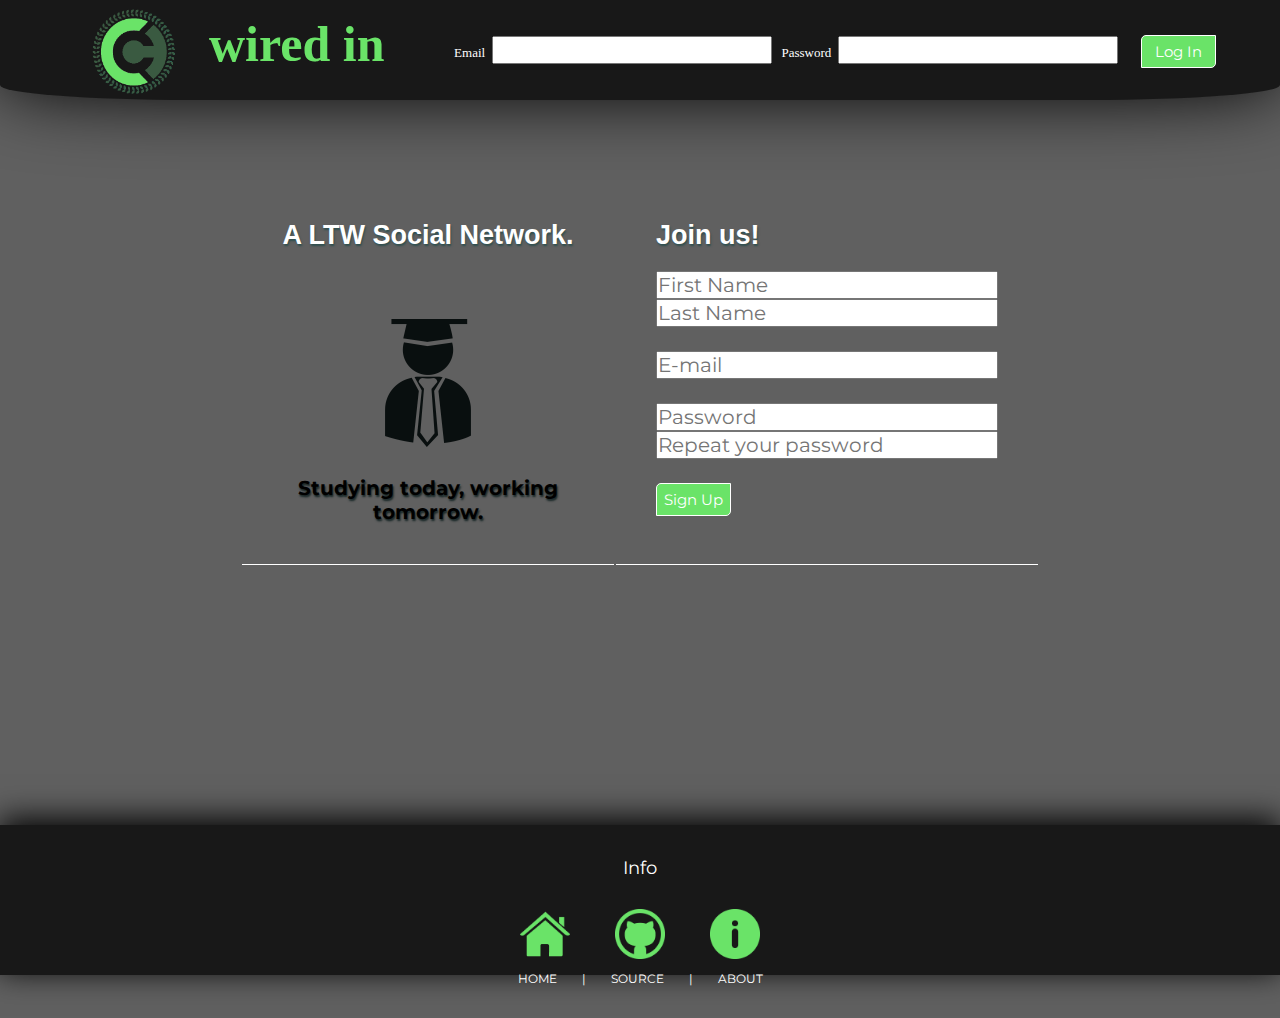
<file: Social Network/index.html>
<!doctype html>
<html>
	<head>
<link href='https://fonts.googleapis.com/css?family=Droid+Serif' rel='stylesheet' type='text/css'>
<link rel="stylesheet" type="text/css" href="./css/index.css">
<link href='https://fonts.googleapis.com/css?family=Indie+Flower' rel='stylesheet' type='text/css'>
<link href='https://fonts.googleapis.com/css?family=Montserrat:700' rel='stylesheet' type='text/css'>
<title>wired in</title> <!-- Color: #172626 -->
 </head>

	<header>
		<div class="logo">
			<img src="./res/images/logo.png">
			</div>
			<h1><a href="./index.html">wired in</a></h1>
			<form action="#" method="SignIn" id="sin">
          		Email&nbsp&nbsp<input type="text" name="fname"/>
          		&nbsp&nbspPassword&nbsp&nbsp<input type="password" name="fname"/>
          		<input type="submit" class="button tick" name="LogIn" value="Log In">
       </form>

	</header>

	<body>

		
		<div style="width: 800px; height:400px; margin: 0px auto 0px auto;">
  			<table>
    			<tr>
      				<td width="50%" valign="top"class="lado">
      					<br> </br>
        				<h2>A LTW Social Network.</h2>
        				<br></br>
                <img src="./res/images/graduate.png" heigth="128px" width="128px">
                <br></br>
        			   <h3>Studying today, working tomorrow.</h3>
      				</td>
            

      				<td width="50%" valign="top" class="hey">
   						<br></br>
        				<h2>Join us!</h2>
	        				<form action="#" method="POST" class="branco">
          						<input type="text" name="fname" size="25" placeholder="First Name" class="sidebyside"/>
          						<input type="text" name="fname" size="25" placeholder="Last Name" class="sidebyside"/><br /><br />
          						<input type="text" name="fname" size="25" placeholder="E-mail" /> <br /><br />
         				  		<input type="password" name="fname" size="25" placeholder="Password" /> <br />
          						<input type="password" name="fname" size="25" placeholder="Repeat your password" /><br /> <br />
     					 		<input type="submit" name="submit" value="Sign Up">
       						</form>
 				 	</td>
			 	</tr>
  			</table>
		</div>		
	</body>
  <footer>
    <div class="title" id="cont">
      <a>Info</a>
   </div>
  
    <div class="title" id="cont">
      <a href="./index.html"><img src="./res/images/home.png" height="50" width="50"></a>
      <a href="https://github.com/pedrofraga05/LTW-FEUP/tree/master/Social%20Network"><img src="./res/images/git.png" height="50" width="50"></a>
      <a href="./about.html"><img src="./res/images/info.png" height="50" width="50"></a>
    </div>

    <div class="buttons" id="cont">
      <a href="./index.html">HOME</a>
      <a>|</a>
      <a href="https://github.com/pedrofraga05/LTW-FEUP/tree/master/Social%20Network">SOURCE</a>
      <a>|</a>
      <a href="./about.html">ABOUT</a>
    </div>

  </footer>
</html>
</file>
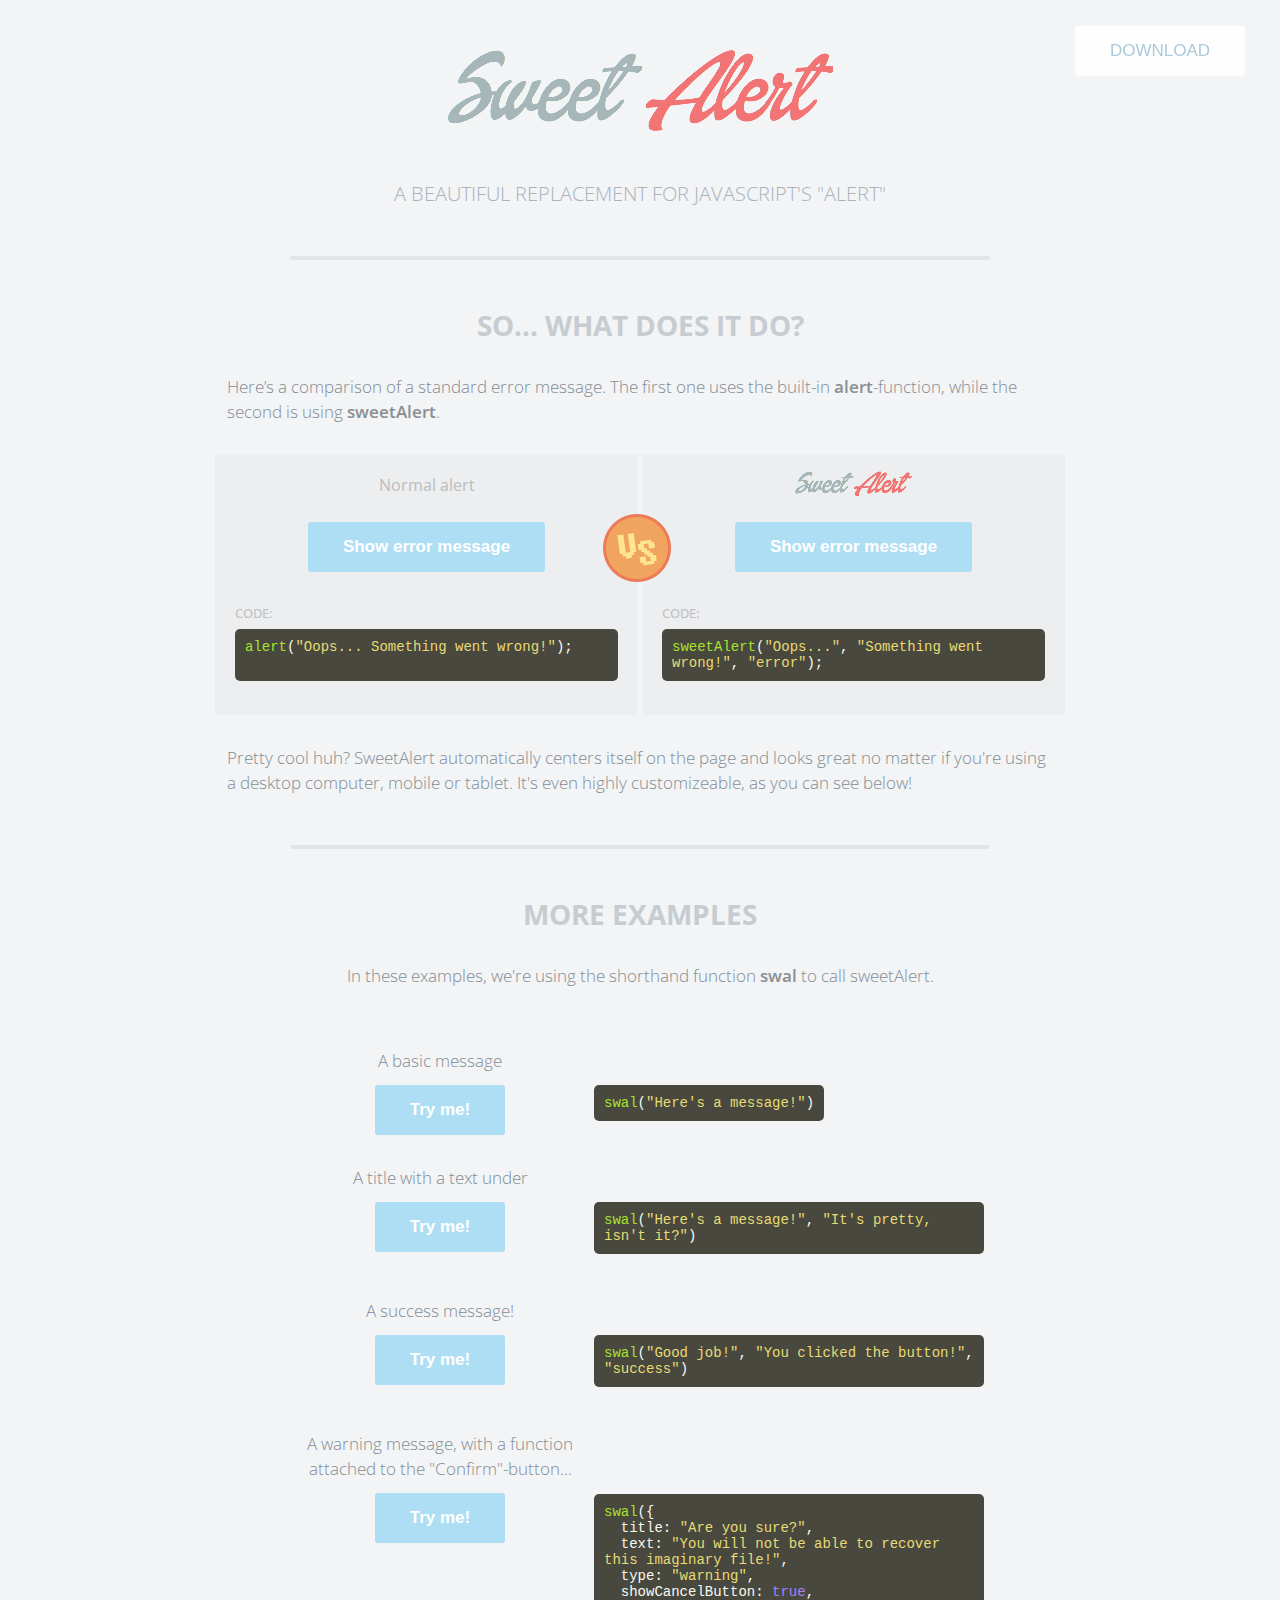
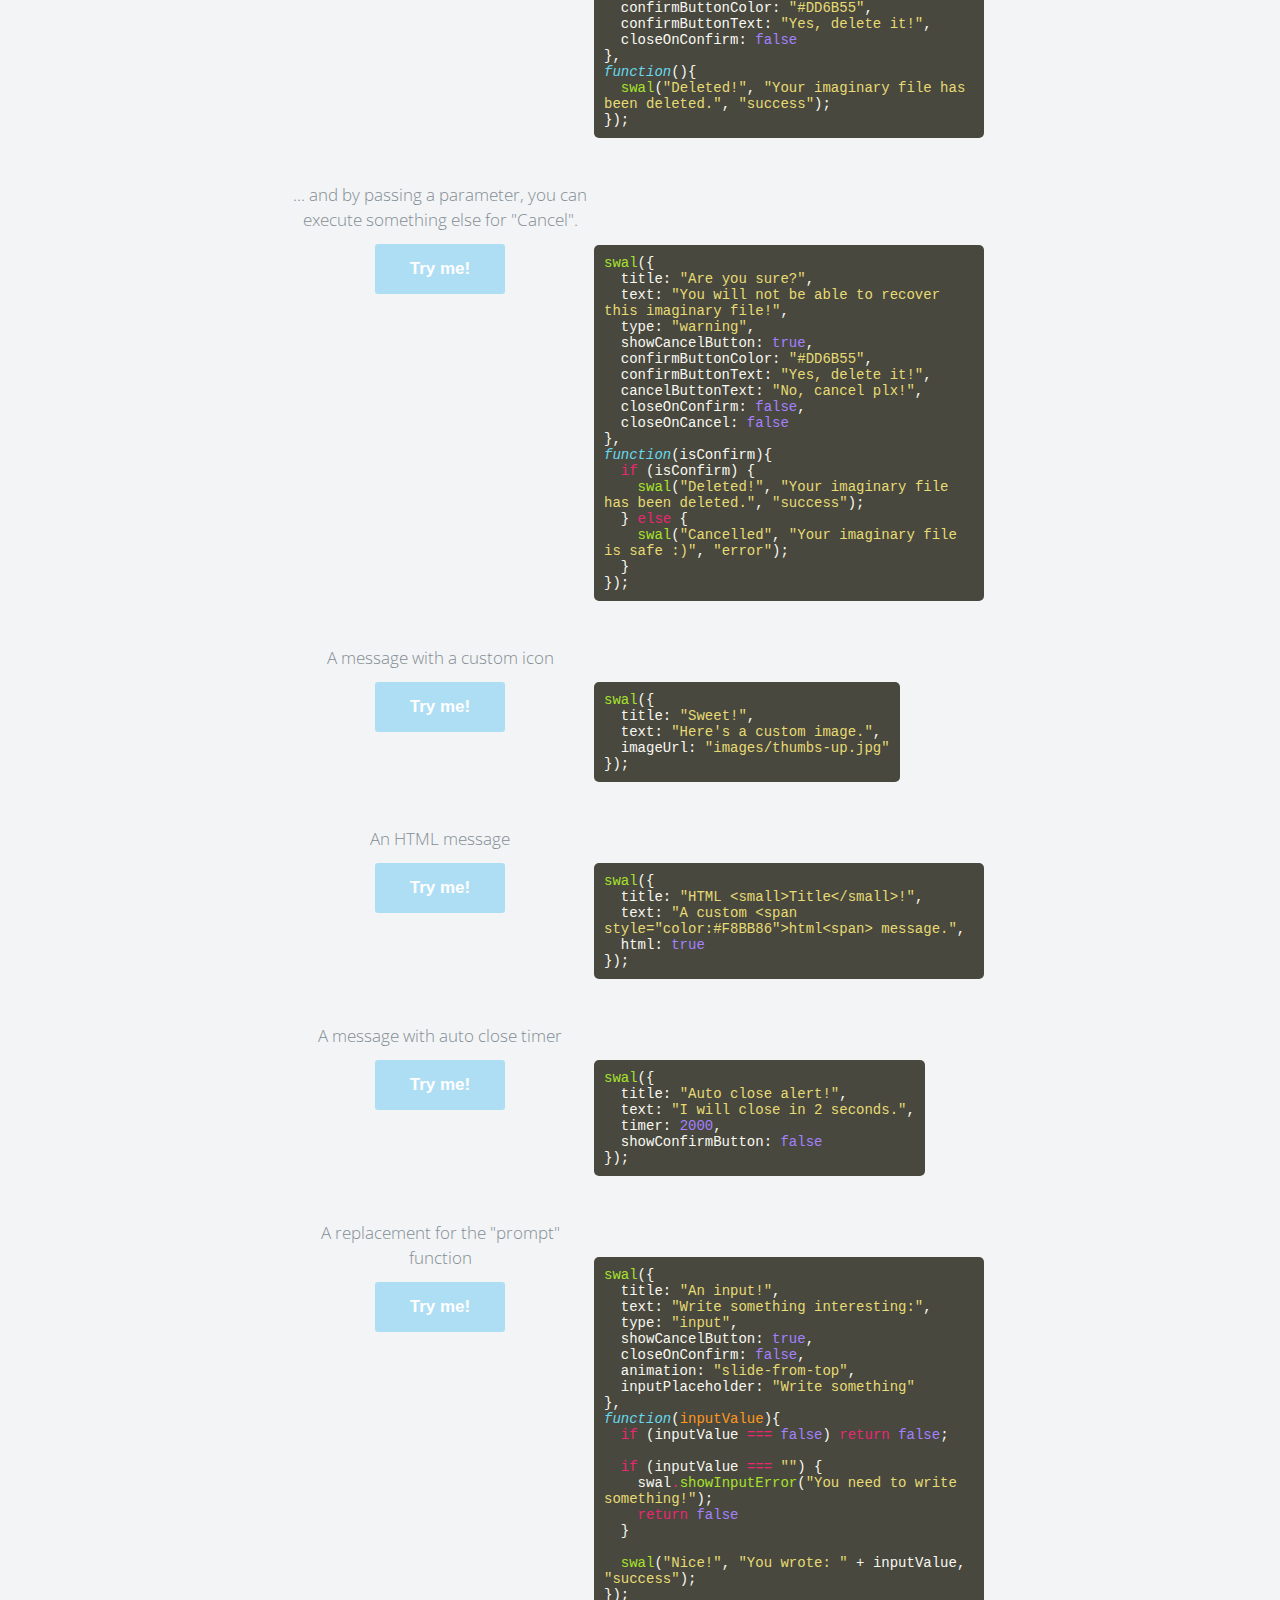
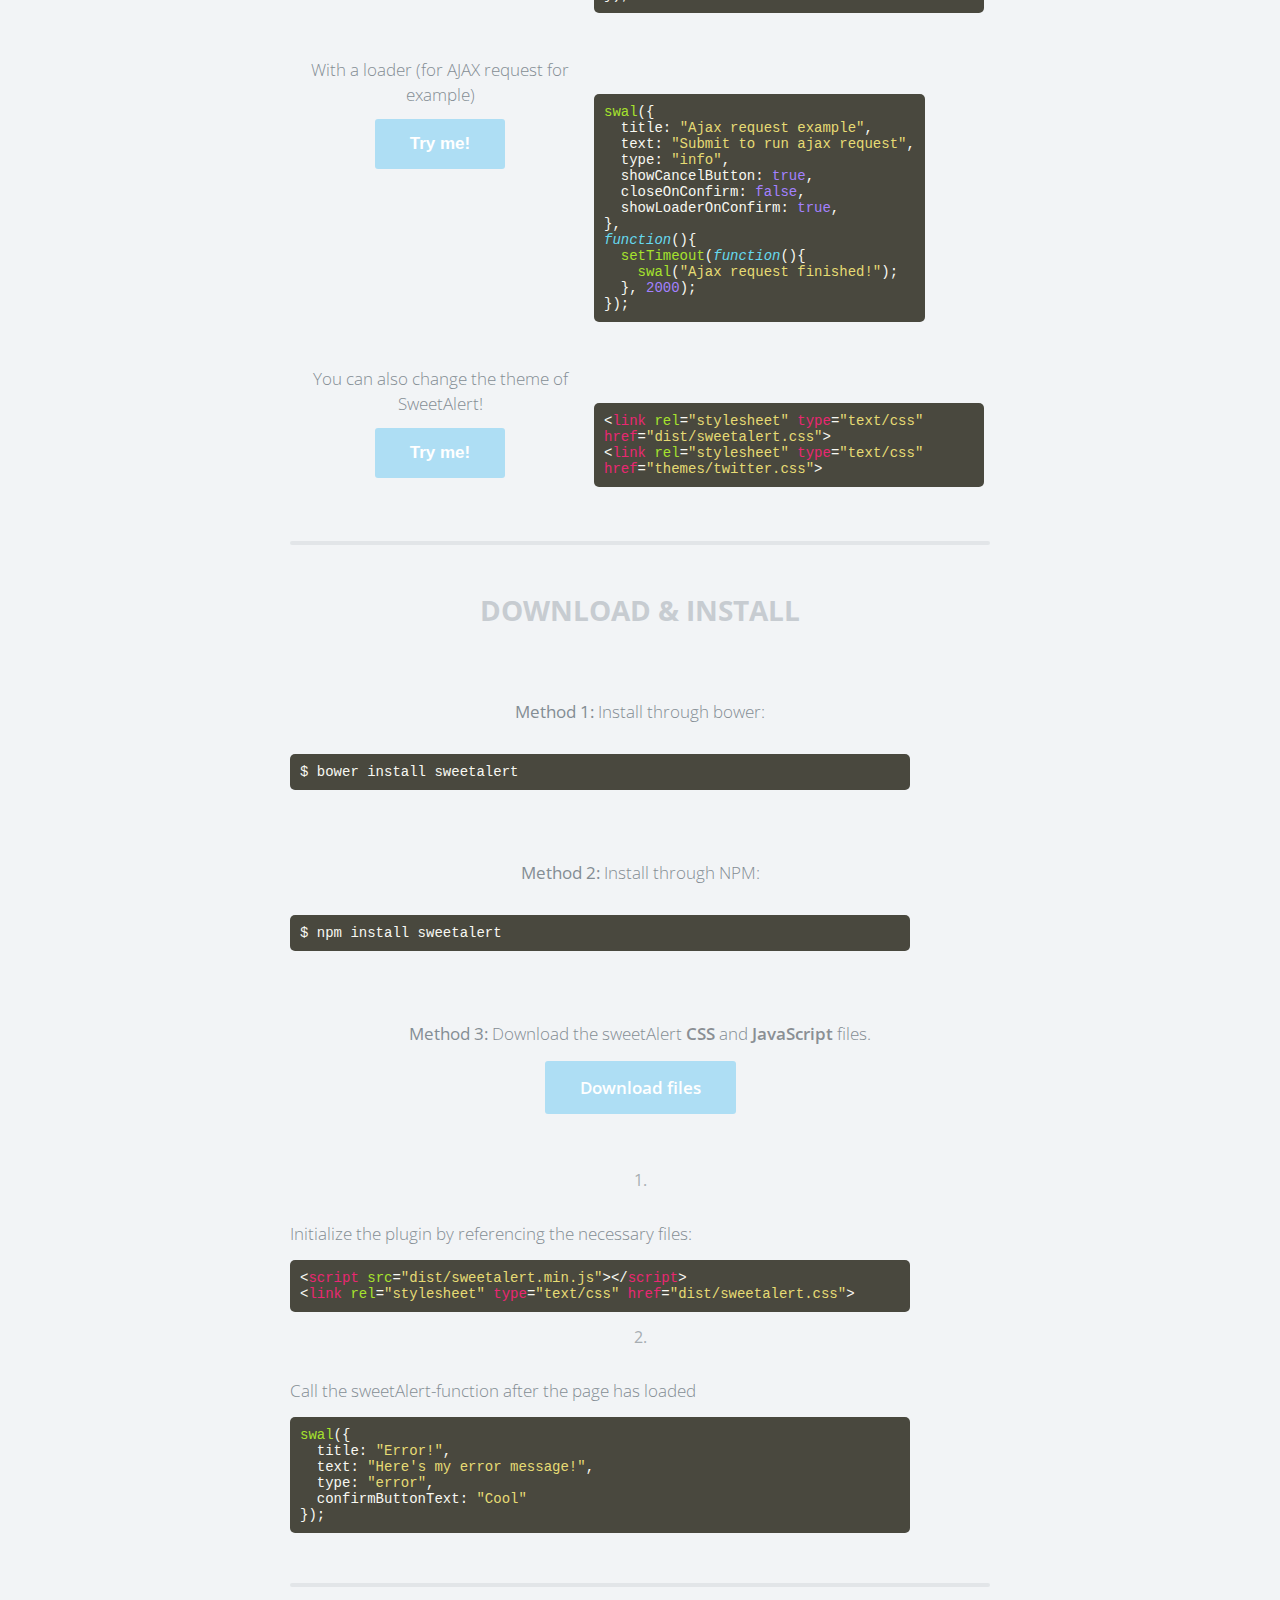
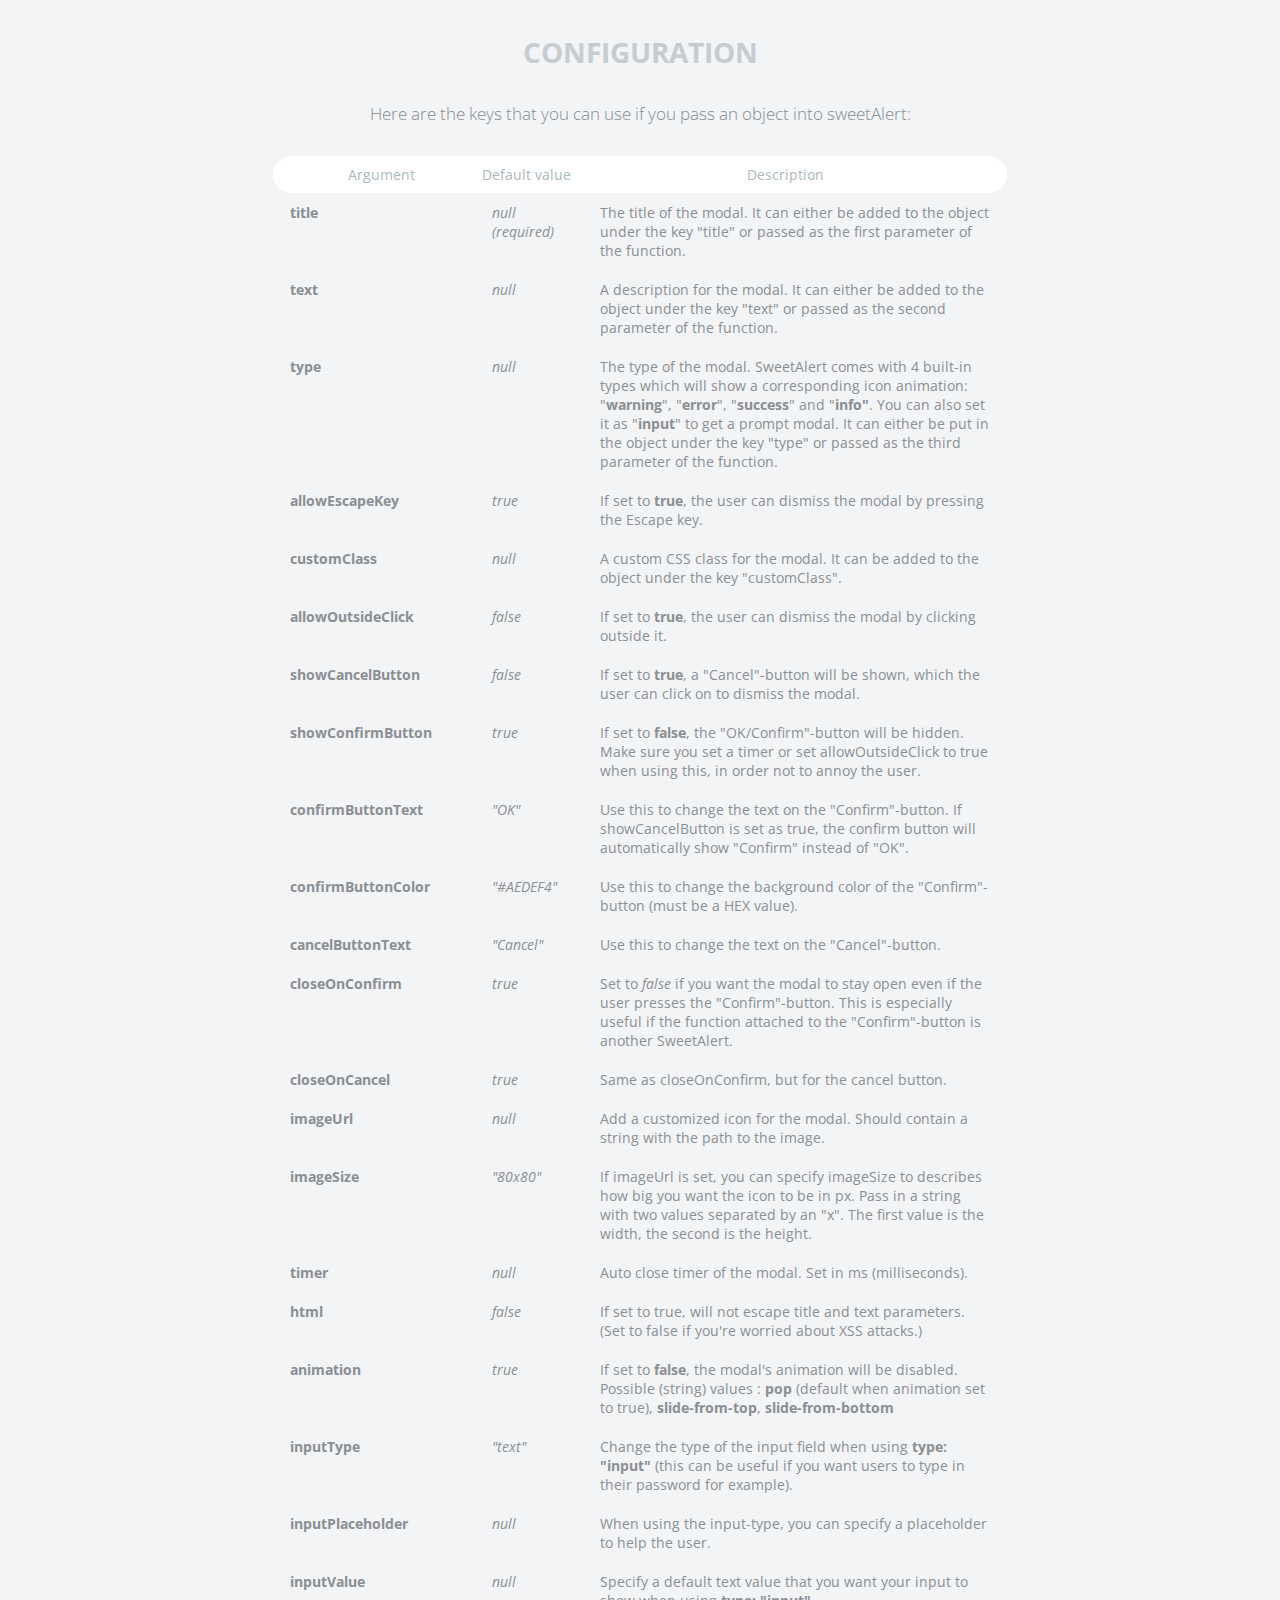
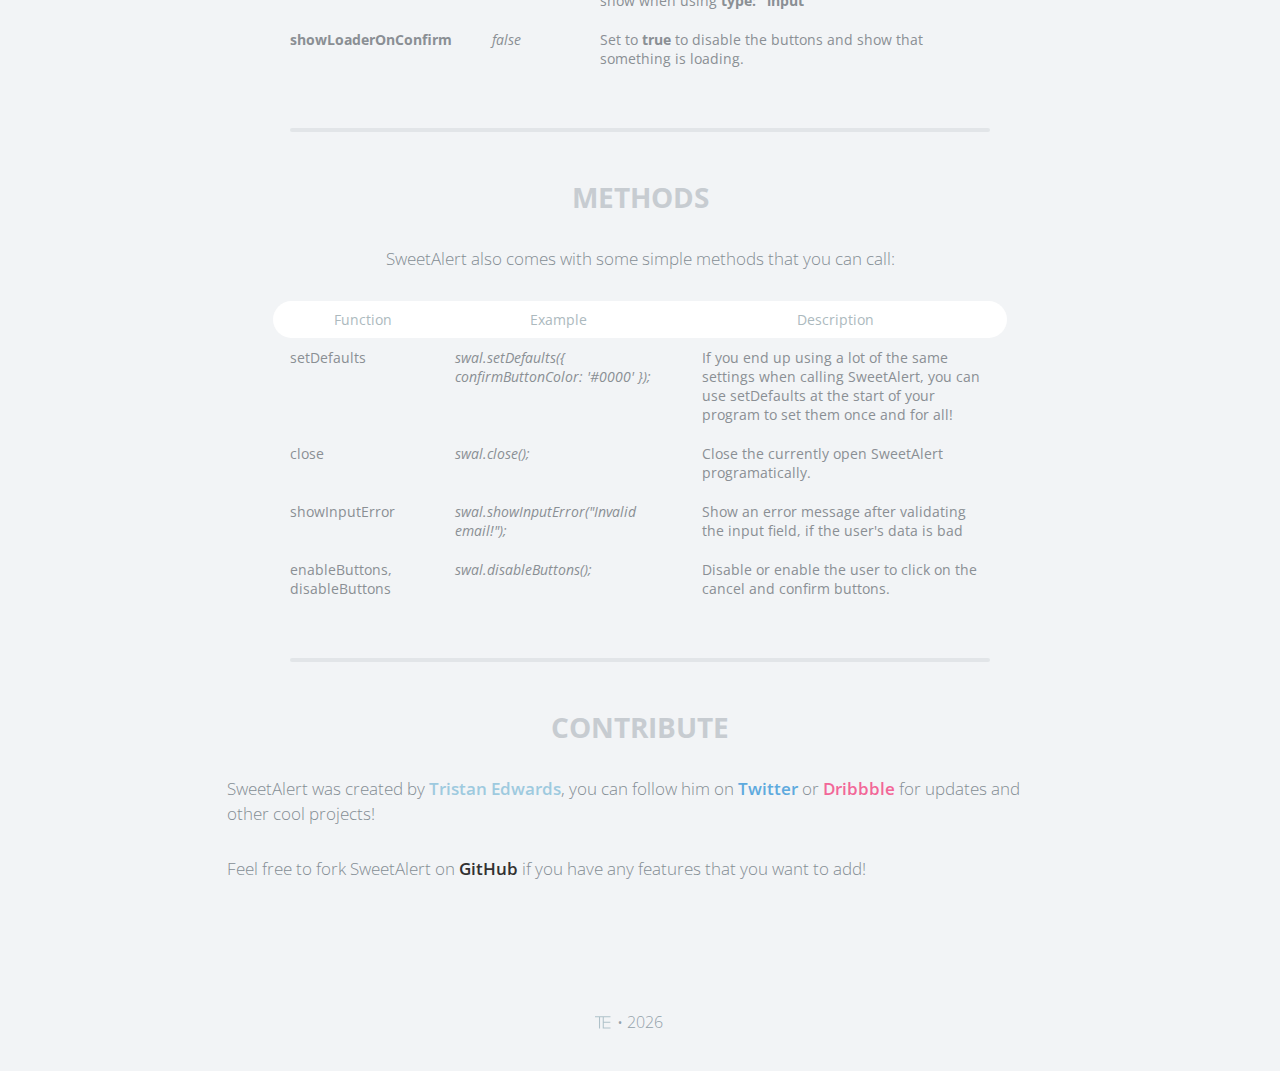
<file: Project/sweetalert/index.html>
<!doctype html>

<html>

<head>
  <meta charset="utf-8">
  <meta name="viewport" content="width=device-width, initial-scale=1, maximum-scale=1, user-scalable=0" />
  <title>SweetAlert</title>

  <link rel="stylesheet" href="example/example.css">
  <script src="https://code.jquery.com/jquery-2.1.3.min.js"></script>

  <!-- This is what you need -->
  <script src="dist/sweetalert-dev.js"></script>
  <link rel="stylesheet" href="dist/sweetalert.css">
  <!--.......................-->

</head>

<body>

<h1>Sweet Alert</h1>
<h2>A beautiful replacement for JavaScript's "Alert"</h2>
<button class="download">Download</button>

<!-- What does it do? -->
<h3>So... What does it do?</h3>
<p>Here’s a comparison of a standard error message. The first one uses the built-in <strong>alert</strong>-function, while the second is using <strong>sweetAlert</strong>.</p>

<div class="showcase normal">
	<h4>Normal alert</h4>
	<button>Show error message</button>

	<h5>Code:</h5>
	<pre><span class="attr">alert</span>(<span class="str">"Oops... Something went wrong!"</span>);

	</pre>

	<div class="vs-icon"></div>
</div>

<div class="showcase sweet">
	<h4>Sweet Alert</h4>
	<button>Show error message</button>

	<h5>Code:</h5>
	<pre><span class="attr">sweetAlert</span>(<span class="str">"Oops..."</span>, <span class="str">"Something went wrong!"</span>, <span class="str">"error"</span>);</pre>
</div>

<p>Pretty cool huh? SweetAlert automatically centers itself on the page and looks great no matter if you're using a desktop computer, mobile or tablet. It's even highly customizeable, as you can see below!</p>


<!-- Examples -->
<h3>More examples</h3>

<p class="center">In these examples, we're using the shorthand function <strong>swal</strong> to call sweetAlert.</p>

<ul class="examples">

	<li class="message">
		<div class="ui">
			<p>A basic message</p>
			<button>Try me!</button>
		</div>
		<pre><span class="attr">swal</span>(<span class="str">"Here's a message!"</span>)</pre>
	</li>

	<li class="title-text">
		<div class="ui">
			<p>A title with a text under</p>
			<button>Try me!</button>
		</div>
		<pre><span class="attr">swal</span>(<span class="str">"Here's a message!"</span>, <span class="str">"It's pretty, isn't it?"</span>)</pre>
	</li>

	<li class="success">
		<div class="ui">
			<p>A success message!</p>
			<button>Try me!</button>
		</div>
		<pre><span class="attr">swal</span>(<span class="str">"Good job!"</span>, <span class="str">"You clicked the button!"</span>, <span class="str">"success"</span>)</pre>
	</li>

	<li class="warning confirm">
		<div class="ui">
			<p>A warning message, with a function attached to the "Confirm"-button...</p>
			<button>Try me!</button>
		</div>
		<pre><span class="attr">swal</span>({
&nbsp;&nbsp;title: <span class="str">"Are you sure?"</span>,
&nbsp;&nbsp;text: <span class="str">"You will not be able to recover this imaginary file!"</span>,
&nbsp;&nbsp;type: <span class="str">"warning"</span>,
&nbsp;&nbsp;showCancelButton: <span class="val">true</span>,
&nbsp;&nbsp;confirmButtonColor: <span class="str">"#DD6B55"</span>,
&nbsp;&nbsp;confirmButtonText: <span class="str">"Yes, delete it!"</span>,
&nbsp;&nbsp;closeOnConfirm: <span class="val">false</span>
},
<span class="func"><i>function</i></span>(){
&nbsp;&nbsp;<span class="attr">swal</span>(<span class="str">"Deleted!"</span>, <span class="str">"Your imaginary file has been deleted."</span>, <span class="str">"success"</span>);
});</pre>
	</li>

	<li class="warning cancel">
		<div class="ui">
			<p>... and by passing a parameter, you can execute something else for "Cancel".</p>
			<button>Try me!</button>
		</div>
		<pre><span class="attr">swal</span>({
&nbsp;&nbsp;title: <span class="str">"Are you sure?"</span>,
&nbsp;&nbsp;text: <span class="str">"You will not be able to recover this imaginary file!"</span>,
&nbsp;&nbsp;type: <span class="str">"warning"</span>,
&nbsp;&nbsp;showCancelButton: <span class="val">true</span>,
&nbsp;&nbsp;confirmButtonColor: <span class="str">"#DD6B55"</span>,
&nbsp;&nbsp;confirmButtonText: <span class="str">"Yes, delete it!"</span>,
&nbsp;&nbsp;cancelButtonText: <span class="str">"No, cancel plx!"</span>,
&nbsp;&nbsp;closeOnConfirm: <span class="val">false</span>,
&nbsp;&nbsp;closeOnCancel: <span class="val">false</span>
},
<span class="func"><i>function</i></span>(isConfirm){
&nbsp;&nbsp;<span class="tag">if</span> (isConfirm) {
&nbsp;&nbsp;&nbsp;&nbsp;<span class="attr">swal</span>(<span class="str">"Deleted!"</span>, <span class="str">"Your imaginary file has been deleted."</span>, <span class="str">"success"</span>);
&nbsp;&nbsp;} <span class="tag">else</span> {
	&nbsp;&nbsp;&nbsp;&nbsp;<span class="attr">swal</span>(<span class="str">"Cancelled"</span>, <span class="str">"Your imaginary file is safe :)"</span>, <span class="str">"error"</span>);
&nbsp;&nbsp;}
});</pre>
	</li>

	<li class="custom-icon">
		<div class="ui">
			<p>A message with a custom icon</p>
			<button>Try me!</button>
		</div>
		<pre><span class="attr">swal</span>({
&nbsp;&nbsp;title: <span class="str">"Sweet!"</span>,
&nbsp;&nbsp;text: <span class="str">"Here's a custom image."</span>,
&nbsp;&nbsp;imageUrl: <span class="str">"images/thumbs-up.jpg"</span>
});</pre>
	</li>

	<li class="message-html">
		<div class="ui">
			<p>An HTML message</p>
			<button>Try me!</button>
		</div>
		<pre><span class="attr">swal</span>({
&nbsp;&nbsp;title: <span class="str">"HTML &lt;small&gt;Title&lt;/small&gt;!"</span>,
&nbsp;&nbsp;text: <span class="str">"A custom &lt;span style="color:#F8BB86"&gt;html&lt;span&gt; message."</span>,
&nbsp;&nbsp;html: <span class="val">true</span>
});</pre>
	</li>

	<li class="timer">
		<div class="ui">
			<p>A message with auto close timer</p>
			<button>Try me!</button>
		</div>
		<pre><span class="attr">swal</span>({
&nbsp;&nbsp;title: <span class="str">"Auto close alert!"</span>,
&nbsp;&nbsp;text: <span class="str">"I will close in 2 seconds."</span>,
&nbsp;&nbsp;timer: <span class="val">2000</span>,
&nbsp;&nbsp;showConfirmButton: <span class="val">false</span>
});</pre>
	</li>


	<li class="input">
		<div class="ui">
			<p>A replacement for the "prompt" function</p>
			<button>Try me!</button>
		</div>
		<pre><span class="attr">swal</span>({
&nbsp;&nbsp;title: <span class="str">"An input!"</span>,
&nbsp;&nbsp;text: <span class="str">"Write something interesting:"</span>,
&nbsp;&nbsp;type: <span class="str">"input"</span>,
&nbsp;&nbsp;showCancelButton: <span class="val">true</span>,
&nbsp;&nbsp;closeOnConfirm: <span class="val">false</span>,
&nbsp;&nbsp;animation: <span class="str">"slide-from-top"</span>,
&nbsp;&nbsp;inputPlaceholder: <span class="str">"Write something"</span>
},
<span class="func"><i>function</i></span>(<span class="arg">inputValue</span>){
&nbsp;&nbsp;<span class="tag">if</span> (inputValue <span class="tag">===</span> <span class="val">false</span>) <span class="tag">return</span> <span class="val">false</span>;
&nbsp;&nbsp;
&nbsp;&nbsp;<span class="tag">if</span> (inputValue <span class="tag">===</span> <span class="str">""</span>) {
&nbsp;&nbsp;&nbsp;&nbsp;swal<span class="tag">.</span><span class="attr">showInputError</span>(<span class="str">"You need to write something!"</span>);
&nbsp;&nbsp;&nbsp;&nbsp;<span class="tag">return</span> <span class="val">false</span>
&nbsp;&nbsp;}
&nbsp;&nbsp;
&nbsp;&nbsp;<span class="attr">swal</span>(<span class="str">"Nice!"</span>, <span class="str">"You wrote: "</span> + inputValue, <span class="str">"success"</span>);
});</pre>
	</li>

  <li class="ajax">
    <div class="ui">
			<p>With a loader (for AJAX request for example)</p>
			<button>Try me!</button>
		</div>
		<pre><span class="attr">swal</span>({
&nbsp;&nbsp;title: <span class="str">"Ajax request example"</span>,
&nbsp;&nbsp;text: <span class="str">"Submit to run ajax request"</span>,
&nbsp;&nbsp;type: <span class="str">"info"</span>,
&nbsp;&nbsp;showCancelButton: <span class="val">true</span>,
&nbsp;&nbsp;closeOnConfirm: <span class="val">false</span>,
&nbsp;&nbsp;showLoaderOnConfirm: <span class="val">true</span>,
},
<span class="func"><i>function</i></span>(){
&nbsp;&nbsp;<span class="attr">setTimeout</span>(<span class="func"><i>function</i></span>(){
&nbsp;&nbsp;&nbsp;&nbsp;<span class="attr">swal</span>(<span class="str">"Ajax request finished!"</span>);
&nbsp;&nbsp;}, <span class="val">2000</span>);
});</pre>
	</li>

	<li class="theme">
		<div class="ui">
			<p>You can also change the theme of SweetAlert!</p>
			<button>Try me!</button>
		</div>
		<pre>&lt;<span class="tag">link</span> <span class="attr">rel</span>=<span class="str">"stylesheet"</span> <span class="tag">type</span>=<span class="str">"text/css"</span> <span class="tag">href</span>=<span class="str">"dist/sweetalert.css"</span>&gt;
			&lt;<span class="tag">link</span> <span class="attr">rel</span>=<span class="str">"stylesheet"</span> <span class="tag">type</span>=<span class="str">"text/css"</span> <span class="tag">href</span>=<span class="str">"themes/twitter.css"</span>&gt;</pre>
	</li>

</ul>


<!-- Download & Install -->
<h3 id="download-section">Download & install</h3>

<div class="center-container">
	<p class="center"><b>Method 1:</b> Install through bower:</p>
	<pre class="center">$ bower install sweetalert</pre>
</div>

<div class="center-container">
	<p class="center"><b>Method 2:</b> Install through NPM:</p>
	<pre class="center">$ npm install sweetalert</pre>
</div>

<p class="center"><b>Method 3:</b> Download the sweetAlert <strong>CSS</strong> and <strong>JavaScript</strong> files.</p>

<a class="button" href="https://github.com/t4t5/sweetalert/archive/master.zip" download>Download files</a>

<ol>
	<li>
		<p>Initialize the plugin by referencing the necessary files:</p>
		<pre>&lt;<span class="tag">script</span> <span class="attr">src</span>=<span class="str">"dist/sweetalert.min.js"</span>&gt;&lt;/<span class="tag">script</span>&gt;
&lt;<span class="tag">link</span> <span class="attr">rel</span>=<span class="str">"stylesheet"</span> <span class="tag">type</span>=<span class="str">"text/css"</span> <span class="tag">href</span>=<span class="str">"dist/sweetalert.css"</span>&gt;</pre>
	</li>

	<li>
		<p>Call the sweetAlert-function after the page has loaded</p>
		<pre><span class="attr">swal</span>({
&nbsp;&nbsp;title: <span class="str">"Error!"</span>,
&nbsp;&nbsp;text: <span class="str">"Here's my error message!"</span>,
&nbsp;&nbsp;type: <span class="str">"error"</span>,
&nbsp;&nbsp;confirmButtonText: <span class="str">"Cool"</span>
});
</pre>
	</li>
</ol>



<!-- Configuration -->
<h3>Configuration</h3>

<p class="center">Here are the keys that you can use if you pass an object into sweetAlert:</p>

<table>
	<tr class="titles">
		<th>
			<div class="border-left"></div>
			Argument
		</th>
		<th>Default value</th>
		<th>
			<div class="border-right"></div>
			Description
		</th>
	</tr>
	<tr>
		<td><b>title</b></td>
		<td><i>null (required)</i></td>
		<td>The title of the modal. It can either be added to the object under the key "title" or passed as the first parameter of the function.</td>
	</tr>
	<tr>
		<td><b>text</b></td>
		<td><i>null</i></td>
		<td>A description for the modal. It can either be added to the object under the key "text" or passed as the second parameter of the function.</td>
	</tr>
	<tr>
		<td><b>type</b></td>
		<td><i>null</i></td>
		<td>The type of the modal. SweetAlert comes with 4 built-in types which will show a corresponding icon animation: "<strong>warning</strong>", "<strong>error</strong>", "<strong>success</strong>" and "<strong>info"</strong>. You can also set it as "<strong>input</strong>" to get a prompt modal. It can either be put in the object under the key "type" or passed as the third parameter of the function.</td>
	</tr>
    <tr>
      <td><b>allowEscapeKey</b></td>
      <td><i>true</i></td>
      <td>If set to <strong>true</strong>, the user can dismiss the modal by pressing the Escape key.</td>
    </tr>
	<tr>
		<td><b>customClass</b></td>
		<td><i>null</i></td>
		<td>A custom CSS class for the modal. It can be added to the object under the key "customClass".</td>
	</tr>
	<tr>
		<td><b>allowOutsideClick</b></td>
		<td><i>false</i></td>
		<td>If set to <strong>true</strong>, the user can dismiss the modal by clicking outside it.</td>
	</tr>
	<tr>
		<td><b>showCancelButton</b></td>
		<td><i>false</i></td>
		<td>If set to <strong>true</strong>, a "Cancel"-button will be shown, which the user can click on to dismiss the modal.</td>
	</tr>
	<tr>
		<td><b>showConfirmButton</b></td>
		<td><i>true</i></td>
		<td>If set to <strong>false</strong>, the "OK/Confirm"-button will be hidden. Make sure you set a timer or set allowOutsideClick to true when using this, in order not to annoy the user.</td>
	</tr>
	<tr>
		<td><b>confirmButtonText</b></td>
		<td><i>"OK"</i></td>
		<td>Use this to change the text on the "Confirm"-button. If showCancelButton is set as true, the confirm button will automatically show "Confirm" instead of "OK".</td>
	</tr>
	<tr>
		<td><b>confirmButtonColor</b></td>
		<td><i>"#AEDEF4"</i></td>
		<td>Use this to change the background color of the "Confirm"-button (must be a HEX value).</td>
	</tr>
	<tr>
		<td><b>cancelButtonText</b></td>
		<td><i>"Cancel"</i></td>
		<td>Use this to change the text on the "Cancel"-button.</td>
	</tr>
	<tr>
		<td><b>closeOnConfirm</b></td>
		<td><i>true</i></td>
		<td>Set to <i>false</i> if you want the modal to stay open even if the user presses the "Confirm"-button. This is especially useful if the function attached to the "Confirm"-button is another SweetAlert.</td>
	</tr>
	<tr>
		<td><b>closeOnCancel</b></td>
		<td><i>true</i></td>
		<td>Same as closeOnConfirm, but for the cancel button.</td>
	</tr>
	<tr>
		<td><b>imageUrl</b></td>
		<td><i>null</i></td>
		<td>Add a customized icon for the modal. Should contain a string with the path to the image.</td>
	</tr>
	<tr>
		<td><b>imageSize</b></td>
		<td><i>"80x80"</i></td>
		<td>If imageUrl is set, you can specify imageSize to describes how big you want the icon to be in px. Pass in a string with two values separated by an "x". The first value is the width, the second is the height.</td>
	</tr>
	<tr>
		<td><b>timer</b></td>
		<td><i>null</i></td>
		<td>Auto close timer of the modal. Set in ms (milliseconds).</td>
	</tr>
	<tr>
		<td><b>html</b></td>
		<td><i>false</i></td>
		<td>If set to true, will not escape title and text parameters. (Set to false if you're worried about XSS attacks.)</td>
	</tr>
	<tr>
		<td><b>animation</b></td>
		<td><i>true</i></td>
		<td>If set to <strong>false</strong>, the modal's animation will be disabled. Possible (string) values : <strong>pop</strong> (default when animation set to true), <strong>slide-from-top</strong>, <strong>slide-from-bottom</strong></td>
	</tr>
	<tr>
		<td><b>inputType</b></td>
		<td><i>"text"</i></td>
		<td>Change the type of the input field when using <strong>type: "input"</strong> (this can be useful if you want users to type in their password for example).</td>
	</tr>
	<tr>
		<td><b>inputPlaceholder</b></td>
		<td><i>null</i></td>
		<td>When using the input-type, you can specify a placeholder to help the user.</td>
	</tr>
	<tr>
		<td><b>inputValue</b></td>
		<td><i>null</i></td>
		<td>Specify a default text value that you want your input to show when using <strong>type: "input"</strong></td>
	</tr>
	<tr>
		<td><b>showLoaderOnConfirm</b></td>
		<td><i>false</i></td>
    <td>Set to <strong>true</strong> to disable the buttons and show that something is loading.</td>
	</tr>
</table>


<!-- Methods -->
<h3>Methods</h3>

<p class="center">SweetAlert also comes with some simple methods that you can call:</p>

<table>
	<tr class="titles">
		<th>
			<div class="border-left"></div>
			Function
		</th>
		<th>Example</th>
		<th>
			<div class="border-right"></div>
			Description
		</th>
	</tr>
	<tr>
		<td>setDefaults</td>
		<td><i>swal.setDefaults({ confirmButtonColor: '#0000' });</i></td>
		<td>If you end up using a lot of the same settings when calling SweetAlert, you can use setDefaults at the start of your program to set them once and for all!</td>
	</tr>
	<tr>
		<td>close</td>
		<td><i>swal.close();</i></td>
		<td>Close the currently open SweetAlert programatically.</td>
	</tr>
	<tr>
		<td>showInputError</td>
		<td><i>swal.showInputError("Invalid email!");</i></td>
		<td>Show an error message after validating the input field, if the user's data is bad</td>
	</tr>
	<tr>
		<td>enableButtons, disableButtons</td>
		<td><i>swal.disableButtons();</i></td>
		<td>Disable or enable the user to click on the cancel and confirm buttons.</td>
	</tr>
</table>



<!-- Contribute -->
<h3>Contribute</h3>
<p>SweetAlert was created by <a href="http://tristanedwards.me" target="_blank">Tristan Edwards</a>, you can follow him on <a href="https://twitter.com/t4t5" target="_blank" class="twitter">Twitter</a> or <a href="https://dribbble.com/tristanedwards" target="_blank" class="dribbble">Dribbble</a> for updates and other cool projects!</p>
<p>Feel free to fork SweetAlert on <a href="https://github.com/t4t5/sweetalert" class="github">GitHub</a> if you have any features that you want to add!</p>


<footer>
	<span class="te-logo">TE</span> • <script>document.write(new Date().getFullYear())</script>
</footer>


<script>

document.querySelector('button.download').onclick = function(){
	$("html, body").animate({ scrollTop: $("#download-section").offset().top }, 1000);
};

document.querySelector('.showcase.normal button').onclick = function(){
	alert("Oops... Something went wrong!");
};

document.querySelector('.showcase.sweet button').onclick = function(){
	swal("Oops...", "Something went wrong!", "error");
};

document.querySelector('ul.examples li.message button').onclick = function(){
	swal("Here's a message!");
};

document.querySelector('ul.examples li.timer button').onclick = function(){
	swal({
		title: "Auto close alert!",
		text: "I will close in 2 seconds.",
		timer: 2000,
		showConfirmButton: false
	});
};

document.querySelector('ul.examples li.title-text button').onclick = function(){
	swal("Here's a message!", "It's pretty, isn't it?");
};

document.querySelector('ul.examples li.success button').onclick = function(){
	swal("Good job!", "You clicked the button!", "success");
};

document.querySelector('ul.examples li.warning.confirm button').onclick = function(){
	swal({
		title: "Are you sure?",
		text: "You will not be able to recover this imaginary file!",
		type: "warning",
		showCancelButton: true,
		confirmButtonColor: '#DD6B55',
		confirmButtonText: 'Yes, delete it!',
		closeOnConfirm: false
	},
	function(){
		swal("Deleted!", "Your imaginary file has been deleted!", "success");
	});
};

document.querySelector('ul.examples li.warning.cancel button').onclick = function(){
	swal({
		title: "Are you sure?",
		text: "You will not be able to recover this imaginary file!",
		type: "warning",
		showCancelButton: true,
		confirmButtonColor: '#DD6B55',
		confirmButtonText: 'Yes, delete it!',
		cancelButtonText: "No, cancel plx!",
		closeOnConfirm: false,
		closeOnCancel: false
	},
	function(isConfirm){
    if (isConfirm){
      swal("Deleted!", "Your imaginary file has been deleted!", "success");
    } else {
      swal("Cancelled", "Your imaginary file is safe :)", "error");
    }
	});
};

document.querySelector('ul.examples li.custom-icon button').onclick = function(){
	swal({
		title: "Sweet!",
		text: "Here's a custom image.",
		imageUrl: 'example/images/thumbs-up.jpg'
	});
};

document.querySelector('ul.examples li.message-html button').onclick = function(){
	swal({
		title: "HTML <small>Title</small>!",
		text: 'A custom <span style="color:#F8BB86">html<span> message.',
		html: true
	});
};

document.querySelector('ul.examples li.input button').onclick = function(){
	swal({
		title: "An input!",
		text: 'Write something interesting:',
		type: 'input',
		showCancelButton: true,
		closeOnConfirm: false,
		animation: "slide-from-top",
		inputPlaceholder: "Write something",
	},
	function(inputValue){
		if (inputValue === false) return false;

		if (inputValue === "") {
			swal.showInputError("You need to write something!");
			return false;
		}
    
		swal("Nice!", 'You wrote: ' + inputValue, "success");

	});
};

document.querySelector('ul.examples li.theme button').onclick = function() {
	swal({
		title: "Themes!",
		text: "Here's the Twitter theme for SweetAlert!",
		confirmButtonText: "Cool!",
		customClass: 'twitter'
	});
};

document.querySelector('ul.examples li.ajax button').onclick = function() {
  swal({
    title: 'Ajax request example',
    text: 'Submit to run ajax request',
    type: 'info',
    showCancelButton: true,
    closeOnConfirm: false,
    showLoaderOnConfirm: true,
  }, function(){
    setTimeout(function() {
      swal('Ajax request finished!');
    }, 2000);
  });
};

</script>



</body>

</html>
</file>
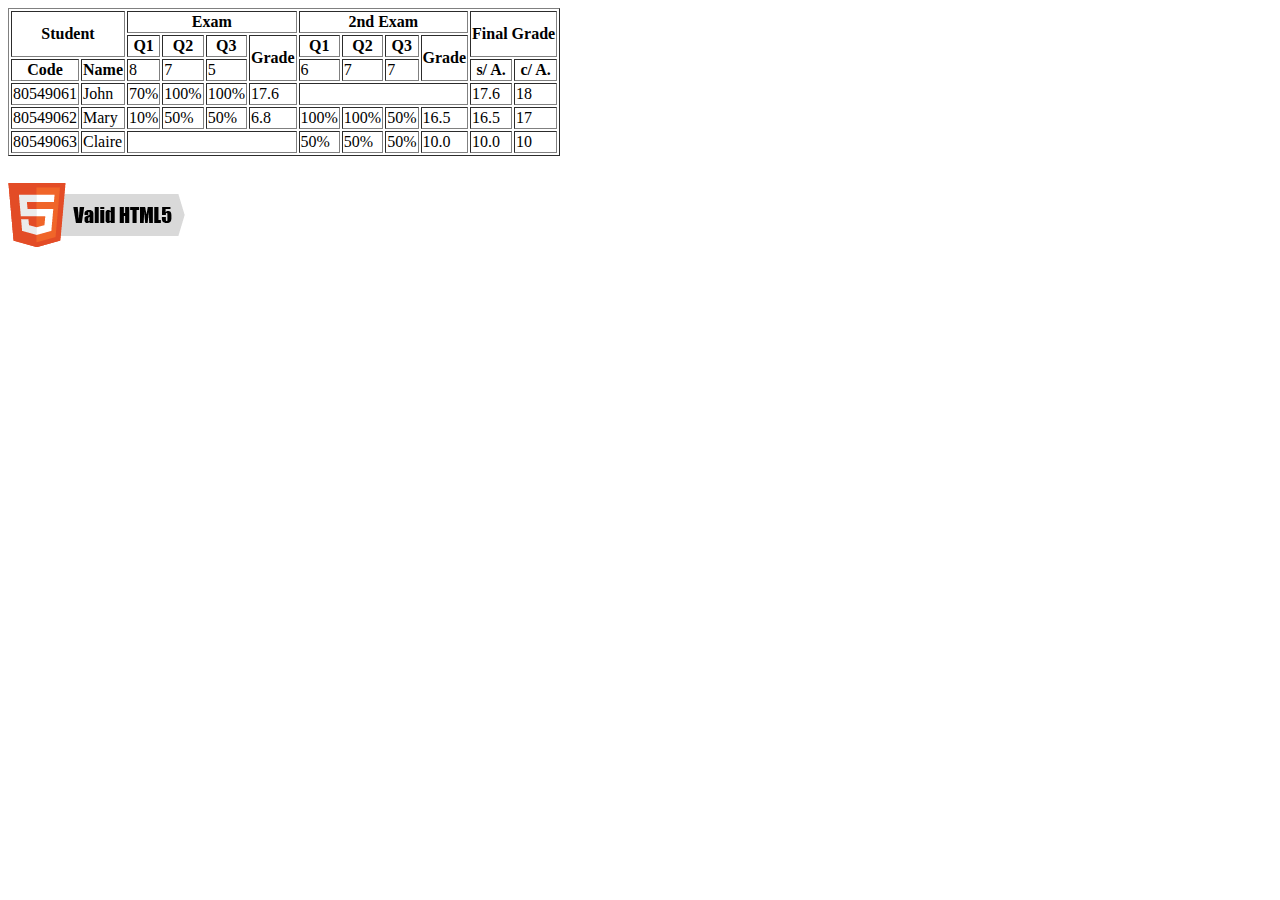
<file: First Class/ex1.html>
<!DOCTYPE html>
	<html>
		<head>
			<title>EXERCICIO 1</title>
			<meta charset = "utf-8">
		</head>
		<body>
			<table border="1">
				<tr>
					<th colspan="2" rowspan="2">Student</th><th colspan="4">Exam</th><th colspan="4">2nd Exam</th><th colspan="2" rowspan="2">Final Grade</th>
				</tr>
				<tr>
					<th>Q1</th><th>Q2</th><th>Q3</th><th rowspan="2">Grade</th><th>Q1</th><th>Q2</th><th>Q3</th><th rowspan="2">Grade</th>
				</tr>
				<tr>
					<th>Code</th><th>Name</th><td>8</td><td>7</td><td>5</td><td>6</td><td>7</td><td>7</td><th>s/ A.</th><th>c/ A.</th>
				</tr>
				<tr>
					<td>80549061</td><td>John</td><td>70%</td><td>100%</td><td>100%</td><td>17.6</td><td colspan="4"></td><td>17.6</td><td>18</td>
				</tr>
				<tr>
					<td>80549062</td><td>Mary</td><td>10%</td><td>50%</td><td>50%</td><td>6.8</td><td>100%</td><td>100%</td><td>50%</td><td>16.5</td><td>16.5</td><td>17</td>
				</tr>
				<tr>
					<td>80549063</td><td>Claire</td><td colspan="4"></td><td>50%</td><td>50%</td><td>50%</td><td>10.0</td><td>10.0</td><td>10</td>
				</tr>
			</table>
			<br>
			<img src="html5.png" alt="Valid webpage">
		</body>
	</html>
</file>
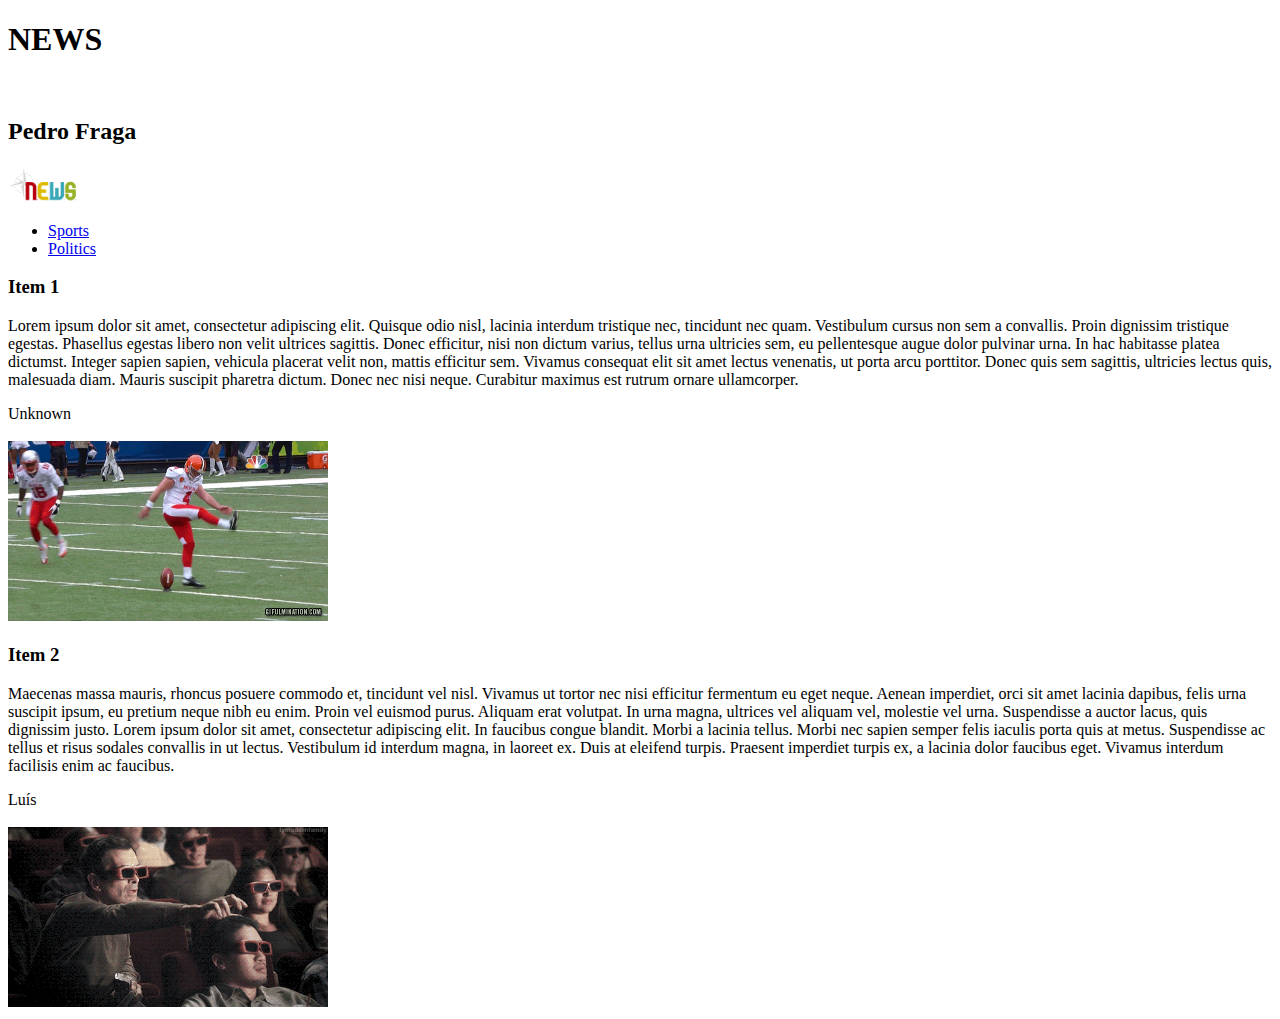
<file: First Class/ex2.html>
<!DOCTYPE html>
	<html>
		<head>
			<title>EXERCICIO 2</title>
			<meta charset = "utf-8">
		</head>
		
		<body>
		
			<section>
				<h1>NEWS</h1>
				<br>
				<h2>Pedro Fraga</h2>
				<img src="news.png" alt="Logo" width="71" height="37">
			</section>
		
			<section>
				<nav>
					<ul>
						<li><a href="http://facebook.com">Sports</a></li>
						<li><a href="http://google.com">Politics</a>
					</ul>
				</nav>
			</section>
		
			<section>
				<article>
					<h3>Item 1</h3>
					<p>Lorem ipsum dolor sit amet, consectetur adipiscing elit. Quisque odio nisl, lacinia interdum tristique nec, tincidunt nec quam. Vestibulum cursus non sem a convallis. Proin dignissim tristique egestas. Phasellus egestas libero non velit ultrices sagittis. Donec efficitur, nisi non dictum varius, tellus urna ultricies sem, eu pellentesque augue dolor pulvinar urna. In hac habitasse platea dictumst. Integer sapien sapien, vehicula placerat velit non, mattis efficitur sem. Vivamus consequat elit sit amet lectus venenatis, ut porta arcu porttitor. Donec quis sem sagittis, ultricies lectus quis, malesuada diam. Mauris suscipit pharetra dictum. Donec nec nisi neque. Curabitur maximus est rutrum ornare ullamcorper.</p>
					<footer>Unknown</footer>
					<br>
					<img src="back_kick.gif" alt="item1" width="320" height="180">
				</article>
			</section>
			
			<section>
				<article>
					<h3>Item 2</h3>
					<p>Maecenas massa mauris, rhoncus posuere commodo et, tincidunt vel nisl. Vivamus ut tortor nec nisi efficitur fermentum eu eget neque. Aenean imperdiet, orci sit amet lacinia dapibus, felis urna suscipit ipsum, eu pretium neque nibh eu enim. Proin vel euismod purus. Aliquam erat volutpat. In urna magna, ultrices vel aliquam vel, molestie vel urna. Suspendisse a auctor lacus, quis dignissim justo. Lorem ipsum dolor sit amet, consectetur adipiscing elit. In faucibus congue blandit. Morbi a lacinia tellus. Morbi nec sapien semper felis iaculis porta quis at metus. Suspendisse ac tellus et risus sodales convallis in ut lectus. Vestibulum id interdum magna, in laoreet ex. Duis at eleifend turpis. Praesent imperdiet turpis ex, a lacinia dolor faucibus eget. Vivamus interdum facilisis enim ac faucibus.</p>
					<footer>Luís</footer>
					<br>
					<img src="cinema.gif" alt="item2" width="320" height="180">
				</article>
			</section>
		</body>
	</html>
</file>
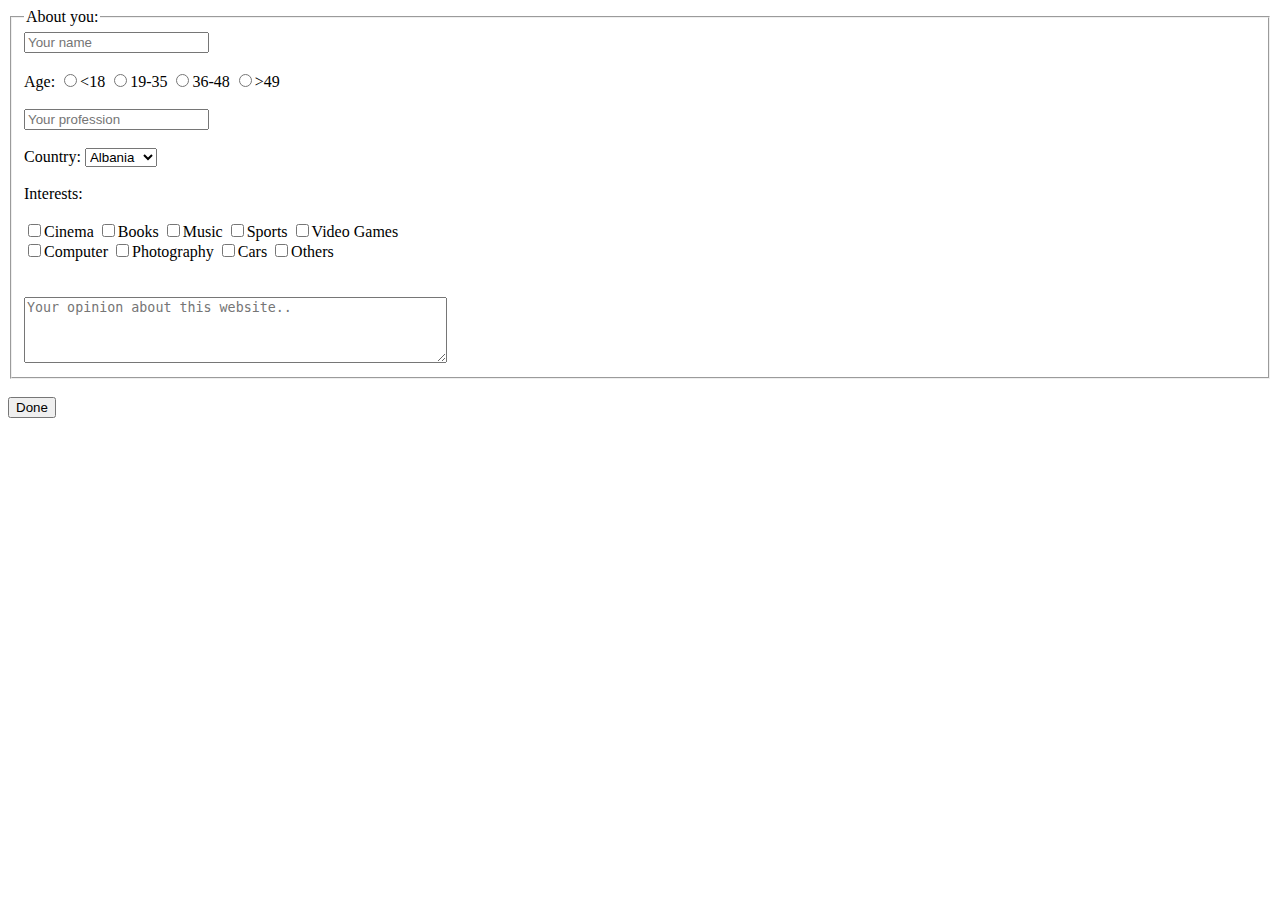
<file: First Class/ex3.html>
<!DOCTYPE html>
	<html>
		<head>
			<title>EXERCICIO 3</title>
			<meta charset = "utf-8">
		</head>

		<body>
			<fieldset>
    			<legend>About you:</legend>

					<section>
						<input type="text" name="name" placeholder="Your name">
					</section>

					<section>
						<br>
						<label>Age: </label>
						<input type="radio" name="age" value="<18">&lt;18
						<input type="radio" name="age" value="19-35">19-35
						<input type="radio" name="age" value="36-48">36-48
						<input type="radio" name="age" value=">49">&gt;49
					</section>

					<section>
						<br>
						<input type="text" name="profession" placeholder="Your profession">
					</section>

					<section>
						<br>
						<label>Country:  </label>
						<select name="Country">
  							<option value="Albania">Albania</option>
  							<option value="England">England</option>
  							<option value="Portugal">Portugal</option>
  							<option value="Spain">Spain</option>
						</select>
						
					</section>

					<section>
						<br>
						<label>Interests:</label>
						<br>
						<br>
						<input type="checkbox" name="interests" value="cinema">Cinema
						<input type="checkbox" name="interests" value="books" >Books
						<input type="checkbox" name="interests" value="music">Music
						<input type="checkbox" name="interests" value="sports" >Sports
						<input type="checkbox" name="interests" value="video_games" >Video Games
						<br>
						<input type="checkbox" name="interests" value="computer" >Computer
						<input type="checkbox" name="interests" value="photos" >Photography
						<input type="checkbox" name="interests" value="cars" >Cars
						<input type="checkbox" name="interests" value="others" >Others
					</section>

					<section>
						<br>
						<br>
						<textarea placeholder="Your opinion about this website.." rows="4" cols="50"></textarea>
					</section>

			</fieldset>

			<section>
				<br>
				<input type="submit" value="Done">
			</section>
		</body>

	</html>
</file>
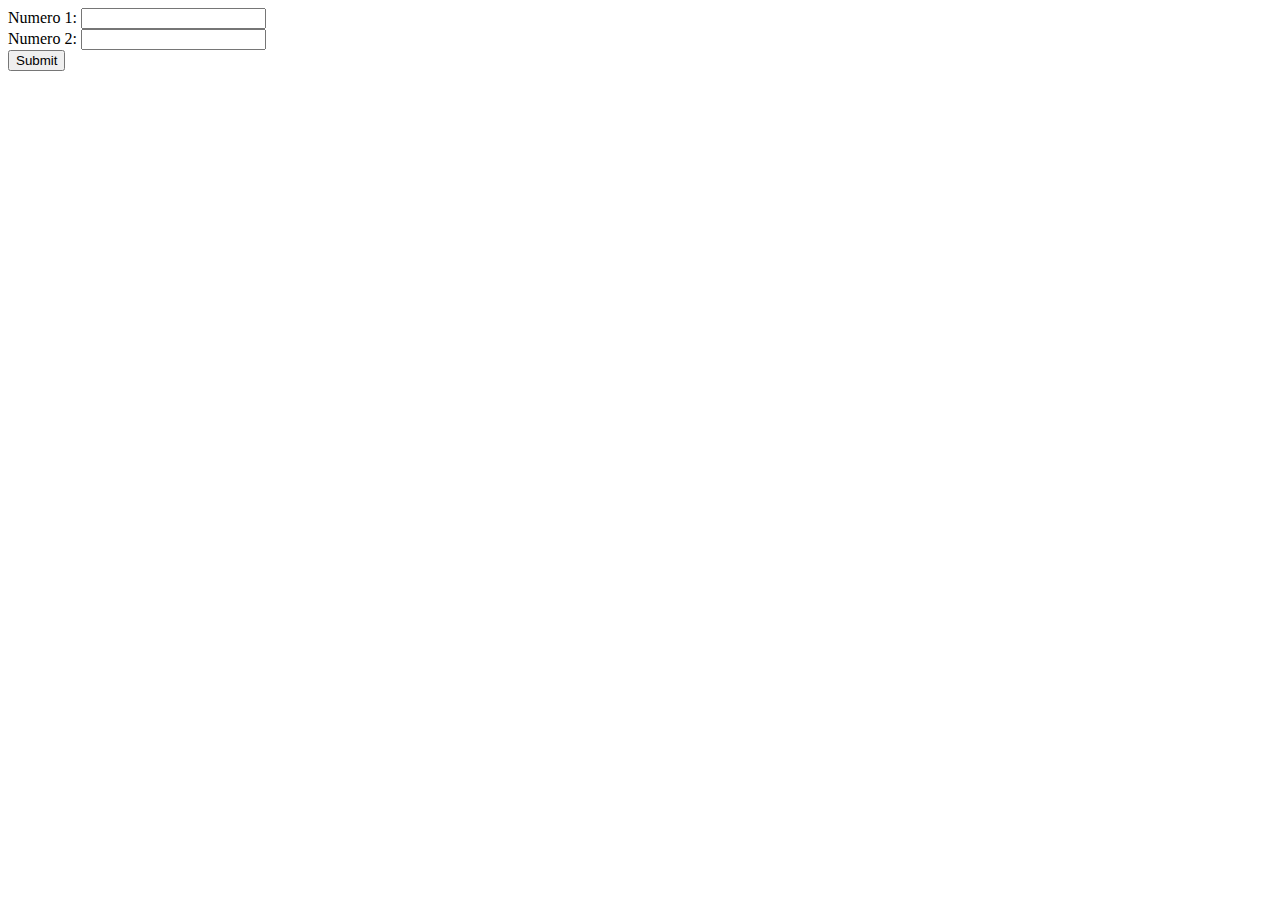
<file: Fourth Class/form2.html>
<!DOCTYPE html>
	<html>
		<head>
			<title>Soma</title>
			<meta charset = "utf-8">
		</head>
		<body>
			<form action="http://gnomo.fe.up.pt/~up201303095/sum2.php" method="get">
				Numero 1: <input type="number" name="num1"><br>
				Numero 2: <input type="number" name="num2"><br>
				<input type="submit" value="Submit">
			</form>
		</body>
	</html>
</file>
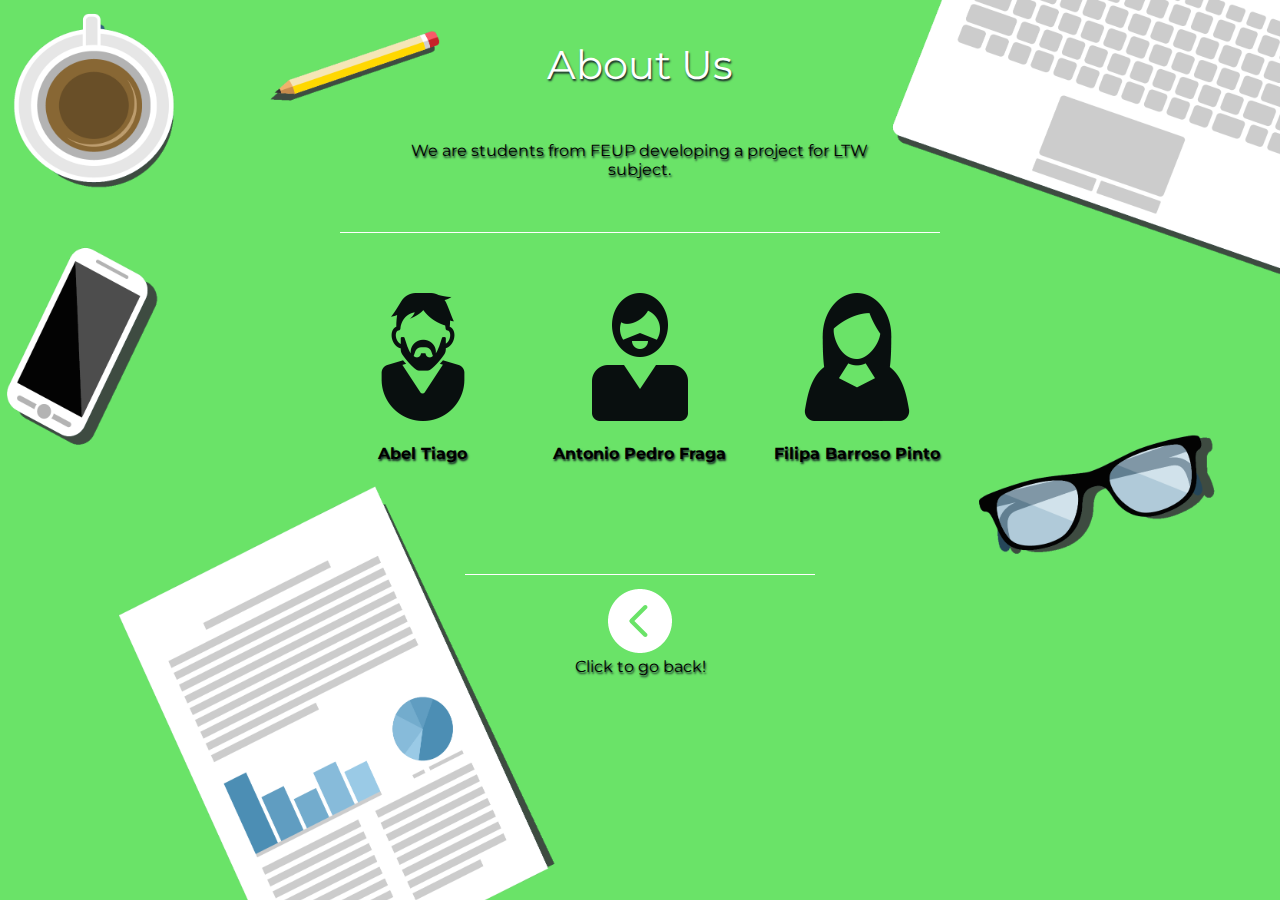
<file: Social Network/about.html>
<!doctype html>
<html>
	<head>
    <link href='https://fonts.googleapis.com/css?family=Droid+Serif' rel='stylesheet' type='text/css'>
    <link rel="stylesheet" type="text/css" href="./css/about.css">
    <link href='https://fonts.googleapis.com/css?family=Indie+Flower' rel='stylesheet' type='text/css'>
    <link href='https://fonts.googleapis.com/css?family=Montserrat:700' rel='stylesheet' type='text/css'>
     <link rel="shortcut icon" href="./res/images/logo.png">
    <title>About Us</title>
 </head>

	<header>
    About Us
	</header>

	<body>
        <div style="width: 800px; height:400px; margin: 0px auto 0px auto;">
        <table class="cima">
          <tr>
              <td width="20%" valign="top">
                <br> </br>
              </td>

              <td width="60%" valign="top" class="centro">
                          We are students from FEUP developing a project for LTW subject.
              </td>

              <td width="20%" valign="top">
              <br></br>

          </td>
        </tr>
        </table>
          <div style="margin: 0px auto 0px auto;" class="line" id="cont"></div>
        <table id="info">
          <tr>
              <td width="33%" valign="top" class="tableElement">
                <br> </br>
                <img src="./res/images/person1.png" heigth="128px" width="128px">
                <br></br>
                <h2>Abel Tiago</h2>
                <br></br>
              </td>
              <td width="33%" valign="top" class="tableElement">
                <br> </br>
                <img src="./res/images/person2.png" heigth="128px" width="128px">
                <br></br>
                <h2>Antonio Pedro Fraga</h2>
                <br></br>
              </td>
              <td width="33%" valign="top" class="tableElement">
                <br> </br>
                <img src="./res/images/person3.png" heigth="128px" width="128px">
                <br></br>
                <h2>Filipa Barroso Pinto</h2>
                <br></br>
              </td>
          </tr>
        </table>

        <div style="width: 350px;margin: 0px auto 0px auto;" class="line" id="cont"></div>
    </div>  

	</body>
  <footer>
    <div class="logo" id="cont"><a href="./index.html"><img src="./res/images/back.png" width="64px" heigth="64px"></a><br/>Click to go back!</div>
  </footer>

</html>
</file>
<file: Social Network/css/index.css>
*{

	margin: 0px;
	padding: 0px;
	font-family: 'Montserrat', sans-serif;
	font-size: 20px;
}

header{
	height: 100px;
	border-bottom: 0px;
	padding-left: auto;
	padding-right: auto;
	min-width: 100%;
	border-bottom-left-radius: 15%;
	border-bottom-right-radius: 15%;
	font-size: 20px;
	background-color: #181818;
	-webkit-box-shadow: 0 -5px 70px 1px #000000;
	box-shadow: 0 -5px 70px 1px #000000;

}



.signinTextBox {
	background-color: #FFFFFF;
	border: 1px solid #E2E2E2;
	font-size: 12px;
	width: 175px;
	height:20px;
	margin-bottom: 3px;
	margin-top: 3px;
	border-radius: 5px 0px 5px 0px;
	-moz-border-radius: 5px 0px 5px 0px;
	-webkit-border-radius: 5px 0px 5px 0px;
 	border: solid 1px #dcdcdc;
  	transition: box-shadow 0.3s, border 0.3s;
}

.signinTextBox:focus {
  	border: solid 1px #707070;
  	box-shadow: 0 0 5px 1px #969696;
}

header input[type="submit"]{
	margin-left:20px;
}

#sin{
	font-size: 13px;
	font-family: "Arial Black";
	float:right;
	padding-top: 35px;
	padding-right:5%;
	color: white;
}

h1 a:active{
	text-decoration: none;
	color:#607D8B;
}

h1 a{
	color:#6ae368;
	font-family: 'Arial Black';
	font-size: 50px;
	float: left;
	padding-top: 15px;
	padding-left: 5px;
	transition:color 0.5s;
	text-decoration: none
}

body{
	background-color:#606060;	
}

body td { 
    padding: 40px;
}

.logo img{
	margin: auto 25px;
	float: left;
	width: 90px;
	height: 90px;
	padding-top: 7px;
	padding-left:5%;
}



h2{

	font-family: Arial, Helvetica, Sans-serif;
	font-size: 27px;
	color: white;
	padding-top:30px;
	padding-bottom:20px;
	text-shadow: 1px 2px 2px #2F4F4F;
}


.signupTextBox{
	background-color: #FFFFFF;
	border: 1px solid #E2E2E2;
	border-radius: 5px 0px 5px 0px;
	-moz-border-radius: 5px 0px 5px 0px;
	-webkit-border-radius: 5px 0px 5px 0px;
  	transition: box-shadow 0.3s, border 0.3s;
	font-size: 15px;
	width: 300px;
	margin-bottom: 3px;
	margin-top: 3px;
	outline: none;
	height:27px;
	}

.signupTextBox:focus {
  	border: solid 1px #707070;
  	box-shadow: 0 0 5px 1px #969696;
}

input[type="submit"]{
	border-radius: 5px 0px 5px 0px;
	background-color:#6ae368;
	border: solid 1px #FFFFFF;
	color:white;
	height:33px;
	width:75px;
	font-size: 15px;
	transition: box-shadow 0.3s, border 0.3s,color 0.5s,background-color 0.5s;
}

input[type="submit"]:hover {
	border: solid 1px #707070;
  	box-shadow: 0 0 5px 1px #FFFFFF;
  	color:#467373;
  	background-color:white;
  	cursor: pointer;
}

header input[type="submit"] {
	border-radius: 5px 0px 5px 0px;
	background-color:#6ae368;
	border: solid 1px #FFFFFF;
	color:white;
	height:33px;
	width:75px;
	font-size: 15px;
	transition: box-shadow 0.3s, border 0.3s,color 0.5s,background-color 0.5s;
  	cursor: pointer;
}

header input[type="submit"]:hover {
	border: solid 1px #707070;
  	box-shadow: 0 0 5px 1px #FFFFFF;
  	color:#467373;
  	background-color:white;
  	cursor: pointer;
}

.lado{
	height:20px;
	text-shadow: 1px 2px 2px #172626;
	text-align: center;
	border-bottom:1px solid white;
	margin: 0px auto 0px auto;
}


.hey{
	border-bottom:1px solid white;
}


footer{
	margin-top: 325px;
	height: 150px;
	background-color: #181818;
	-webkit-box-shadow: 0 -5px 30px 1px #000000;
	box-shadow: 0 -5px 30px 1px #000000;
}

footer .title{
	text-align: center;
	padding-top:30px;
}

footer .title a{
	font-size: 18px;
	padding-left: 20px;
	padding-right:20px;
	font-family: 'Montserrat', sans-serif;
	color: white;
}

footer .buttons{
	text-align: center;
	padding-bottom:30px;
}

footer .buttons a{
	font-family: 'Montserrat', sans-serif;
	font-size: 12px;
	padding-left: 10px;
	padding-right:10px;
	text-decoration: none;
	color: white;
}

footer .buttons a:visited{
	color: white;
}
</file>
<file: Project/sweetalert/example/example.css>
@import url(http://fonts.googleapis.com/css?family=Open+Sans:400,600,700,300);
@import url(http://fonts.googleapis.com/css?family=Open+Sans+Condensed:700);
body {
  background-color: #f2f4f6;
  font-family: 'Open Sans', sans-serif;
  text-align: center; }

h1 {
  background-image: url("images/logo_big.png");
  background-image: -webkit-image-set(url("images/logo_big.png") 1x, url("images/logo_big@2x.png") 2x);
  width: 385px;
  height: 81px;
  text-indent: -9999px;
  white-space: nowrap;
  margin: 50px auto; }
  @media all and (max-width: 420px) {
    h1 {
      width: 300px;
      background-size: contain;
      background-repeat: no-repeat;
      background-position: center; } }
  @media all and (max-width: 330px) {
    h1 {
      width: 250px; } }

h2 {
  font-size: 20px;
  color: #A9B2BC;
  line-height: 25px;
  text-transform: uppercase;
  font-weight: 300;
  text-align: center;
  display: block; }

h3 {
  font-size: 28px;
  color: #C7CCD1;
  text-transform: uppercase;
  font-family: 'Open Sans Condensed', sans-serif;
  margin-top: 100px;
  text-align: center;
  position: relative; }
  h3#download-section {
    margin-top: 50px;
    padding-top: 40px; }
  h3::after {
    content: "";
    background-color: #e2e5e8;
    height: 4px;
    width: 700px;
    left: 50%;
    margin-left: -350px;
    position: absolute;
    margin-top: -50px;
    border-radius: 2px; }
    @media all and (max-width: 740px) {
      h3::after {
        width: auto;
        left: 20px;
        right: 20px;
        margin-left: 0; } }

a {
  text-decoration: none; }

p {
  max-width: 826px;
  margin: 30px auto;
  font-size: 17px;
  font-weight: 300;
  color: #848D94;
  line-height: 25px;
  text-align: left; }
  p.center {
    text-align: center; }
  p strong {
    color: #8A8F94;
    font-weight: 600; }
  p a {
    color: #9ECADF;
    font-weight: 600; }
    p a:hover {
      text-decoration: underline; }
    p a.twitter {
      color: #5eaade; }
    p a.dribbble {
      color: #f26798; }
    p a.github {
      color: #323131; }

button, .button {
  background-color: #AEDEF4;
  color: white;
  border: none;
  box-shadow: none;
  font-size: 17px;
  font-weight: 500;
  font-weight: 600;
  border-radius: 3px;
  padding: 15px 35px;
  margin: 26px 5px 0 5px;
  cursor: pointer; }
  button:focus, .button:focus {
    outline: none; }
  button:hover, .button:hover {
    background-color: #a1d9f2; }
  button:active, .button:active {
    background-color: #81ccee; }
  button.cancel, .button.cancel {
    background-color: #D0D0D0; }
    button.cancel:hover, .button.cancel:hover {
      background-color: #c8c8c8; }
    button.cancel:active, .button.cancel:active {
      background-color: #b6b6b6; }
  button.download, .button.download {
    position: fixed;
    right: 30px;
    top: 0;
    background-color: rgba(255, 255, 255, 0.9);
    color: #ABCADA;
    font-weight: 500;
    text-transform: uppercase;
    z-index: 3; }
    @media all and (max-width: 1278px) {
      button.download, .button.download {
        display: none; } }

.center-container {
  max-width: 700px;
  margin: 70px auto; }

pre {
  background-color: #49483e;
  color: #f8f8f2;
  padding: 10px;
  border-radius: 5px;
  white-space: pre-line;
  text-align: left;
  font-size: 14px;
  max-width: 600px; }
  pre .str {
    color: #e6db74; }
  pre .func {
    color: #66d9ef; }
  pre .val {
    color: #a381ff; }
  pre .tag {
    color: #e92772; }
  pre .attr {
    color: #a6e22d; }
  pre .arg {
    color: #fd9720; }

.showcase {
  background-color: #eceef0;
  padding: 20px;
  display: inline-block;
  width: 383px;
  vertical-align: top;
  position: relative; }
  @media all and (max-width: 865px) {
    .showcase {
      margin: 5px auto;
      padding: 46px 20px; } }
  @media all and (max-width: 440px) {
    .showcase {
      width: auto; } }
  .showcase h4 {
    font-size: 16px;
    color: #BCBCBC;
    line-height: 22px;
    margin: 0 auto;
    font-weight: 400; }
  .showcase.sweet h4 {
    width: 117px;
    height: 25px;
    margin-top: -3px;
    text-indent: -9999px;
    background-image: url("images/logo_small.png");
    background-image: -webkit-image-set(url("images/logo_small.png") 1x, url("images/logo_small@2x.png") 2x); }
  .showcase h5 {
    margin-bottom: -7px;
    text-align: left;
    font-weight: 500;
    text-transform: uppercase;
    color: #c2c2c2; }
  .showcase button {
    margin-bottom: 10px; }
  .showcase .vs-icon {
    background-image: url("images/vs_icon.png");
    background-image: -webkit-image-set(url("images/vs_icon.png") 1x, url("images/vs_icon@2x.png") 2x);
    width: 69px;
    height: 69px;
    position: absolute;
    right: -34px;
    top: 60px;
    z-index: 2; }
    @media all and (max-width: 865px) {
      .showcase .vs-icon {
        margin: 5px auto;
        right: auto;
        left: 50%;
        margin-left: -35px;
        top: auto;
        bottom: -35px; } }

ul.examples {
  list-style-type: none;
  width: 700px;
  margin: 0 auto;
  text-align: left;
  padding-left: 0; }
  @media all and (max-width: 758px) {
    ul.examples {
      width: auto; } }
  ul.examples li {
    padding-left: 0; }
  ul.examples .ui, ul.examples pre {
    display: inline-block;
    vertical-align: top; }
    @media all and (max-width: 758px) {
      ul.examples .ui, ul.examples pre {
        display: block;
        max-width: none;
        margin: 0 auto; } }
  ul.examples .ui {
    width: 300px;
    text-align: center; }
    ul.examples .ui button {
      margin-top: 12px; }
    ul.examples .ui p {
      text-align: center;
      margin-bottom: 0; }
  ul.examples pre {
    max-width: 370px;
    margin-top: 67px; }
    @media all and (max-width: 758px) {
      ul.examples pre {
        margin-top: 16px !important;
        margin-bottom: 60px; } }
  ul.examples .warning pre {
    margin-top: 93px; }

ol {
  max-width: 700px;
  margin: 70px auto;
  list-style-position: inside;
  padding-left: 0; }
  ol li {
    color: #A7ADB2; }
    ol li p {
      margin-bottom: 10px; }

table {
  width: 700px;
  font-size: 14px;
  color: #8a8f94;
  margin: 10px auto;
  text-align: left;
  border-collapse: collapse; }
  @media all and (max-width: 750px) {
    table {
      width: auto;
      margin: 10px 20px; } }
  table th {
    background-color: white;
    padding: 9px;
    color: #acb9be;
    font-weight: 400;
    text-align: center;
    position: relative; }
    table th .border-left, table th .border-right {
      position: absolute;
      background-color: white;
      border-radius: 50%;
      top: 0;
      left: -17px;
      width: 37px;
      height: 37px; }
    table th .border-right {
      left: auto;
      right: -17px; }
    @media all and (max-width: 750px) {
      table th:nth-child(2) {
        display: none; } }
  table td {
    padding: 10px 20px;
    vertical-align: top; }
    table td:first-child {
      padding-left: 0px; }
    table td:last-child {
      padding-right: 0px; }
    @media all and (max-width: 750px) {
      table td:nth-child(2) {
        display: none; } }
    @media all and (max-width: 360px) {
      table td {
        padding: 10px 4px; }
        table td b {
          font-size: 13px; } }

footer {
  margin-top: 100px;
  padding-bottom: 30px;
  color: #9A999F;
  display: inline-block;
  position: relative;
  color: gray;
  font-weight: 400;
  color: #93a1aa;
  font-weight: 300; }
  footer .te-logo {
    text-indent: -99999px;
    background-size: contain;
    background-repeat: no-repeat;
    background-position: center center;
    height: 16px;
    width: 16px;
    display: inline-block;
    margin-right: 5px;
    background-image: url("images/te-logo-small.svg");
    position: absolute;
    left: -22px;
    top: 3px; }

.sweet-alert.twitter {
  font-family: "Helvetica Neue", Helvetica, Arial, sans-serif;
  padding: 15px;
  padding-top: 55px;
  text-align: right;
  border-radius: 6px;
  box-shadow: 0px 0px 0px 1px rgba(0, 0, 0, 0.11), 0px 6px 30px rgba(0, 0, 0, 0.14); }
  .sweet-alert.twitter ~ .sweet-overlay {
    background: rgba(41, 47, 51, 0.9); }
  .sweet-alert.twitter h2 {
    position: absolute;
    top: 0;
    left: 0;
    right: 0;
    height: 40px;
    line-height: 40px;
    font-size: 16px;
    font-weight: 400;
    color: #8899a6;
    margin: 0;
    color: #66757f;
    border-bottom: 1px solid #e1e8ed; }
  .sweet-alert.twitter p {
    display: block;
    text-align: center;
    color: #66757f;
    font-weight: 400;
    font-size: 13px;
    margin-top: 7px; }
  .sweet-alert.twitter .sa-button-container {
    background-color: #f5f8fa;
    border-top: 1px solid #e1e8ed;
    box-shadow: 0px -1px 0px white;
    margin: -15px;
    margin-top: 0; }
  .sweet-alert.twitter[data-has-confirm-button=false][data-has-cancel-button=false] {
    padding-bottom: 10px; }
    .sweet-alert.twitter[data-has-confirm-button=false][data-has-cancel-button=false] .sa-button-container {
      display: none; }
  .sweet-alert.twitter button {
    border-radius: 2px;
    box-shadow: none !important;
    text-shadow: 0px -1px 0px rgba(0, 0, 0, 0.3);
    margin: 17px 0px;
    border-radius: 4px;
    font-size: 14px;
    font-weight: 600;
    padding: 8px 16px;
    position: relative; }
    .sweet-alert.twitter button:focus, .sweet-alert.twitter button.cancel:focus {
      box-shadow: none !important; }
      .sweet-alert.twitter button:focus::before, .sweet-alert.twitter button.cancel:focus::before {
        content: "";
        position: absolute;
        left: -5px;
        top: -5px;
        right: -5px;
        bottom: -5px;
        border: 2px solid #a5b0b4;
        border-radius: 8px; }
    .sweet-alert.twitter button.confirm {
      background-color: #55acee !important;
      background-image: linear-gradient(transparent, rgba(0, 0, 0, 0.05));
      -ms-filter: "progid:DXImageTransform.Microsoft.gradient(startColorstr=#00000000, endColorstr=#0C000000)";
      border: 1px solid #3b88c3;
      box-shadow: inset 0 1px 0 rgba(255, 255, 255, 0.15);
      margin-right: 15px; }
      .sweet-alert.twitter button.confirm:hover {
        background-color: #55acee;
        background-image: linear-gradient(transparent, rgba(0, 0, 0, 0.15));
        -ms-filter: "progid:DXImageTransform.Microsoft.gradient(startColorstr=#00000000, endColorstr=#26000000)";
        border-color: #3b88c3; }
    .sweet-alert.twitter button.cancel {
      color: #66757e;
      background-color: #f5f8fa;
      background-image: linear-gradient(#fff, #f5f8fa);
      text-shadow: 0px -1px 0px white;
      margin-right: 9px;
      border: 1px solid #e1e8ed; }
      .sweet-alert.twitter button.cancel:hover, .sweet-alert.twitter button.cancel:focus:hover {
        background-color: #e1e8ed;
        background-image: linear-gradient(#fff, #e1e8ed);
        -ms-filter: "progid:DXImageTransform.Microsoft.gradient(enabled=false)";
        border-color: #e1e8ed; }
      .sweet-alert.twitter button.cancel:focus {
        background: #fff;
        border-color: #fff; }
  .sweet-alert.twitter .sa-icon {
    transform: scale(0.72);
    margin-bottom: -2px;
    margin-top: -10px; }
  .sweet-alert.twitter input {
    border: 1px solid #e1e8ed;
    border-radius: 3px;
    padding: 10px 7px;
    height: auto;
    box-shadow: none;
    font-size: 13px;
    margin: 10px 0; }
    .sweet-alert.twitter input:focus {
      border-color: #94A1A6;
      box-shadow: inset 0 0 0 1px rgba(77, 99, 107, 0.7); }
  .sweet-alert.twitter fieldset .sa-input-error {
    display: none; }
  .sweet-alert.twitter .sa-error-container {
    text-align: center;
    border: none;
    background-color: #fbedc0;
    margin-bottom: 6px; }
    .sweet-alert.twitter .sa-error-container.show {
      border: 1px solid #f0e1b9; }
    .sweet-alert.twitter .sa-error-container .icon {
      display: none; }
    .sweet-alert.twitter .sa-error-container p {
      color: #292f33;
      font-weight: 600;
      margin-top: 0; }
</file>
<file: Project/sweetalert/dist/sweetalert.css>
body.stop-scrolling {
  height: 100%;
  overflow: hidden; }

.sweet-overlay {
  background-color: black;
  /* IE8 */
  -ms-filter: "progid:DXImageTransform.Microsoft.Alpha(Opacity=40)";
  /* IE8 */
  background-color: rgba(0, 0, 0, 0.4);
  position: fixed;
  left: 0;
  right: 0;
  top: 0;
  bottom: 0;
  display: none;
  z-index: 10000; }

.sweet-alert {
  background-color: white;
  font-family: 'Open Sans', 'Helvetica Neue', Helvetica, Arial, sans-serif;
  width: 478px;
  padding: 17px;
  border-radius: 5px;
  text-align: center;
  position: fixed;
  left: 50%;
  top: 50%;
  margin-left: -256px;
  margin-top: -200px;
  overflow: hidden;
  display: none;
  z-index: 99999; }
  @media all and (max-width: 540px) {
    .sweet-alert {
      width: auto;
      margin-left: 0;
      margin-right: 0;
      left: 15px;
      right: 15px; } }
  .sweet-alert h2 {
    color: #2F4F4F;
    font-size: 30px;
    text-align: center;
    font-weight: 600;
    text-transform: none;
    position: relative;
    margin: 25px 0;
    padding: 0;
    line-height: 40px;
    display: block; }
  .sweet-alert p {
    color: #172626;
    font-size: 16px;
    text-align: center;
    font-weight: 300;
    position: relative;
    text-align: inherit;
    float: none;
    margin: 0;
    padding: 0;
    line-height: normal; }
  .sweet-alert fieldset {
    border: none;
    position: relative; }
  .sweet-alert .sa-error-container {
    background-color: #f1f1f1;
    margin-left: -17px;
    margin-right: -17px;
    overflow: hidden;
    padding: 0 10px;
    max-height: 0;
    webkit-transition: padding 0.15s, max-height 0.15s;
    transition: padding 0.15s, max-height 0.15s; }
    .sweet-alert .sa-error-container.show {
      padding: 10px 0;
      max-height: 100px;
      webkit-transition: padding 0.2s, max-height 0.2s;
      transition: padding 0.25s, max-height 0.25s; }
    .sweet-alert .sa-error-container .icon {
      display: inline-block;
      width: 24px;
      height: 24px;
      border-radius: 50%;
      background-color: #ea7d7d;
      color: white;
      line-height: 24px;
      text-align: center;
      margin-right: 3px; }
    .sweet-alert .sa-error-container p {
      display: inline-block; }
  .sweet-alert .sa-input-error {
    position: absolute;
    top: 29px;
    right: 26px;
    width: 20px;
    height: 20px;
    opacity: 0;
    -webkit-transform: scale(0.5);
    transform: scale(0.5);
    -webkit-transform-origin: 50% 50%;
    transform-origin: 50% 50%;
    -webkit-transition: all 0.1s;
    transition: all 0.1s; }
    .sweet-alert .sa-input-error::before, .sweet-alert .sa-input-error::after {
      content: "";
      width: 20px;
      height: 6px;
      background-color: #f06e57;
      border-radius: 3px;
      position: absolute;
      top: 50%;
      margin-top: -4px;
      left: 50%;
      margin-left: -9px; }
    .sweet-alert .sa-input-error::before {
      -webkit-transform: rotate(-45deg);
      transform: rotate(-45deg); }
    .sweet-alert .sa-input-error::after {
      -webkit-transform: rotate(45deg);
      transform: rotate(45deg); }
    .sweet-alert .sa-input-error.show {
      opacity: 1;
      -webkit-transform: scale(1);
      transform: scale(1); }
  .sweet-alert input {
    width: 100%;
    box-sizing: border-box;
    border-radius: 3px;
    border: 1px solid #d7d7d7;
    height: 43px;
    margin-top: 10px;
    margin-bottom: 17px;
    font-size: 18px;
    box-shadow: inset 0px 1px 1px rgba(0, 0, 0, 0.06);
    padding: 0 12px;
    display: none;
    -webkit-transition: all 0.3s;
    transition: all 0.3s; }
    .sweet-alert input:focus {
      outline: none;
      box-shadow: 0px 0px 3px #c4e6f5;
      border: 1px solid #b4dbed; }
      .sweet-alert input:focus::-moz-placeholder {
        transition: opacity 0.3s 0.03s ease;
        opacity: 0.5; }
      .sweet-alert input:focus:-ms-input-placeholder {
        transition: opacity 0.3s 0.03s ease;
        opacity: 0.5; }
      .sweet-alert input:focus::-webkit-input-placeholder {
        transition: opacity 0.3s 0.03s ease;
        opacity: 0.5; }
    .sweet-alert input::-moz-placeholder {
      color: #bdbdbd; }
    .sweet-alert input:-ms-input-placeholder {
      color: #bdbdbd; }
    .sweet-alert input::-webkit-input-placeholder {
      color: #bdbdbd; }
  .sweet-alert.show-input input {
    display: block; }
  .sweet-alert .sa-confirm-button-container {
    display: inline-block;
    position: relative; }
  .sweet-alert .la-ball-fall {
    position: absolute;
    left: 50%;
    top: 50%;
    margin-left: -27px;
    margin-top: 4px;
    opacity: 0;
    visibility: hidden; }
  .sweet-alert button {
    background-color: #2F4F4F;
    color: white;
    border: none;
    box-shadow: none;
    font-size: 17px;
    font-weight: 500;
    -webkit-border-radius: 4px;
    border-radius: 5px;
    padding: 10px 32px;
    margin: 26px 5px 0 5px;
    cursor: pointer; }
    .sweet-alert button:focus {
      outline: none;
      box-shadow: 0 0 2px rgba(128, 179, 235, 0.5), inset 0 0 0 1px rgba(0, 0, 0, 0.05); }
    .sweet-alert button:hover {
      background-color: #7ecff4; }
    .sweet-alert button:active {
      background-color: #5dc2f1; }
    .sweet-alert button.cancel {
      background-color: #2F4F4F; }
      .sweet-alert button.cancel:hover {
        background-color: #b9b9b9; }
      .sweet-alert button.cancel:active {
        background-color: #a8a8a8; }
      .sweet-alert button.cancel:focus {
        box-shadow: rgba(197, 205, 211, 0.8) 0px 0px 2px, rgba(0, 0, 0, 0.0470588) 0px 0px 0px 1px inset !important; }
    .sweet-alert button[disabled] {
      opacity: .6;
      cursor: default; }
    .sweet-alert button.confirm[disabled] {
      color: transparent; }
      .sweet-alert button.confirm[disabled] ~ .la-ball-fall {
        opacity: 1;
        visibility: visible;
        transition-delay: 0s; }
    .sweet-alert button::-moz-focus-inner {
      border: 0; }
  .sweet-alert[data-has-cancel-button=false] button {
    box-shadow: none !important; }
  .sweet-alert[data-has-confirm-button=false][data-has-cancel-button=false] {
    padding-bottom: 40px; }
  .sweet-alert .sa-icon {
    width: 80px;
    height: 80px;
    border: 4px solid gray;
    -webkit-border-radius: 40px;
    border-radius: 40px;
    border-radius: 50%;
    margin: 20px auto;
    padding: 0;
    position: relative;
    box-sizing: content-box; }
    .sweet-alert .sa-icon.sa-error {
      border-color: #F27474; }
      .sweet-alert .sa-icon.sa-error .sa-x-mark {
        position: relative;
        display: block; }
      .sweet-alert .sa-icon.sa-error .sa-line {
        position: absolute;
        height: 5px;
        width: 47px;
        background-color: #F27474;
        display: block;
        top: 37px;
        border-radius: 2px; }
        .sweet-alert .sa-icon.sa-error .sa-line.sa-left {
          -webkit-transform: rotate(45deg);
          transform: rotate(45deg);
          left: 17px; }
        .sweet-alert .sa-icon.sa-error .sa-line.sa-right {
          -webkit-transform: rotate(-45deg);
          transform: rotate(-45deg);
          right: 16px; }
    .sweet-alert .sa-icon.sa-warning {
      border-color: #F8BB86; }
      .sweet-alert .sa-icon.sa-warning .sa-body {
        position: absolute;
        width: 5px;
        height: 47px;
        left: 50%;
        top: 10px;
        -webkit-border-radius: 2px;
        border-radius: 2px;
        margin-left: -2px;
        background-color: #F8BB86; }
      .sweet-alert .sa-icon.sa-warning .sa-dot {
        position: absolute;
        width: 7px;
        height: 7px;
        -webkit-border-radius: 50%;
        border-radius: 50%;
        margin-left: -3px;
        left: 50%;
        bottom: 10px;
        background-color: #F8BB86; }
    .sweet-alert .sa-icon.sa-info {
      border-color: #C9DAE1; }
      .sweet-alert .sa-icon.sa-info::before {
        content: "";
        position: absolute;
        width: 5px;
        height: 29px;
        left: 50%;
        bottom: 17px;
        border-radius: 2px;
        margin-left: -2px;
        background-color: #C9DAE1; }
      .sweet-alert .sa-icon.sa-info::after {
        content: "";
        position: absolute;
        width: 7px;
        height: 7px;
        border-radius: 50%;
        margin-left: -3px;
        top: 19px;
        background-color: #C9DAE1; }
    .sweet-alert .sa-icon.sa-success {
      border-color: #A5DC86; }
      .sweet-alert .sa-icon.sa-success::before, .sweet-alert .sa-icon.sa-success::after {
        content: '';
        -webkit-border-radius: 40px;
        border-radius: 40px;
        border-radius: 50%;
        position: absolute;
        width: 60px;
        height: 120px;
        background: white;
        -webkit-transform: rotate(45deg);
        transform: rotate(45deg); }
      .sweet-alert .sa-icon.sa-success::before {
        -webkit-border-radius: 120px 0 0 120px;
        border-radius: 120px 0 0 120px;
        top: -7px;
        left: -33px;
        -webkit-transform: rotate(-45deg);
        transform: rotate(-45deg);
        -webkit-transform-origin: 60px 60px;
        transform-origin: 60px 60px; }
      .sweet-alert .sa-icon.sa-success::after {
        -webkit-border-radius: 0 120px 120px 0;
        border-radius: 0 120px 120px 0;
        top: -11px;
        left: 30px;
        -webkit-transform: rotate(-45deg);
        transform: rotate(-45deg);
        -webkit-transform-origin: 0px 60px;
        transform-origin: 0px 60px; }
      .sweet-alert .sa-icon.sa-success .sa-placeholder {
        width: 80px;
        height: 80px;
        border: 4px solid rgba(165, 220, 134, 0.2);
        -webkit-border-radius: 40px;
        border-radius: 40px;
        border-radius: 50%;
        box-sizing: content-box;
        position: absolute;
        left: -4px;
        top: -4px;
        z-index: 2; }
      .sweet-alert .sa-icon.sa-success .sa-fix {
        width: 5px;
        height: 90px;
        background-color: white;
        position: absolute;
        left: 28px;
        top: 8px;
        z-index: 1;
        -webkit-transform: rotate(-45deg);
        transform: rotate(-45deg); }
      .sweet-alert .sa-icon.sa-success .sa-line {
        height: 5px;
        background-color: #A5DC86;
        display: block;
        border-radius: 2px;
        position: absolute;
        z-index: 2; }
        .sweet-alert .sa-icon.sa-success .sa-line.sa-tip {
          width: 25px;
          left: 14px;
          top: 46px;
          -webkit-transform: rotate(45deg);
          transform: rotate(45deg); }
        .sweet-alert .sa-icon.sa-success .sa-line.sa-long {
          width: 47px;
          right: 8px;
          top: 38px;
          -webkit-transform: rotate(-45deg);
          transform: rotate(-45deg); }
    .sweet-alert .sa-icon.sa-custom {
      background-size: contain;
      border-radius: 0;
      border: none;
      background-position: center center;
      background-repeat: no-repeat; }

/*
 * Animations
 */
@-webkit-keyframes showSweetAlert {
  0% {
    transform: scale(0.7);
    -webkit-transform: scale(0.7); }
  45% {
    transform: scale(1.05);
    -webkit-transform: scale(1.05); }
  80% {
    transform: scale(0.95);
    -webkit-transform: scale(0.95); }
  100% {
    transform: scale(1);
    -webkit-transform: scale(1); } }

@keyframes showSweetAlert {
  0% {
    transform: scale(0.7);
    -webkit-transform: scale(0.7); }
  45% {
    transform: scale(1.05);
    -webkit-transform: scale(1.05); }
  80% {
    transform: scale(0.95);
    -webkit-transform: scale(0.95); }
  100% {
    transform: scale(1);
    -webkit-transform: scale(1); } }

@-webkit-keyframes hideSweetAlert {
  0% {
    transform: scale(1);
    -webkit-transform: scale(1); }
  100% {
    transform: scale(0.5);
    -webkit-transform: scale(0.5); } }

@keyframes hideSweetAlert {
  0% {
    transform: scale(1);
    -webkit-transform: scale(1); }
  100% {
    transform: scale(0.5);
    -webkit-transform: scale(0.5); } }

@-webkit-keyframes slideFromTop {
  0% {
    top: 0%; }
  100% {
    top: 50%; } }

@keyframes slideFromTop {
  0% {
    top: 0%; }
  100% {
    top: 50%; } }

@-webkit-keyframes slideToTop {
  0% {
    top: 50%; }
  100% {
    top: 0%; } }

@keyframes slideToTop {
  0% {
    top: 50%; }
  100% {
    top: 0%; } }

@-webkit-keyframes slideFromBottom {
  0% {
    top: 70%; }
  100% {
    top: 50%; } }

@keyframes slideFromBottom {
  0% {
    top: 70%; }
  100% {
    top: 50%; } }

@-webkit-keyframes slideToBottom {
  0% {
    top: 50%; }
  100% {
    top: 70%; } }

@keyframes slideToBottom {
  0% {
    top: 50%; }
  100% {
    top: 70%; } }

.showSweetAlert[data-animation=pop] {
  -webkit-animation: showSweetAlert 0.3s;
  animation: showSweetAlert 0.3s; }

.showSweetAlert[data-animation=none] {
  -webkit-animation: none;
  animation: none; }

.showSweetAlert[data-animation=slide-from-top] {
  -webkit-animation: slideFromTop 0.3s;
  animation: slideFromTop 0.3s; }

.showSweetAlert[data-animation=slide-from-bottom] {
  -webkit-animation: slideFromBottom 0.3s;
  animation: slideFromBottom 0.3s; }

.hideSweetAlert[data-animation=pop] {
  -webkit-animation: hideSweetAlert 0.2s;
  animation: hideSweetAlert 0.2s; }

.hideSweetAlert[data-animation=none] {
  -webkit-animation: none;
  animation: none; }

.hideSweetAlert[data-animation=slide-from-top] {
  -webkit-animation: slideToTop 0.4s;
  animation: slideToTop 0.4s; }

.hideSweetAlert[data-animation=slide-from-bottom] {
  -webkit-animation: slideToBottom 0.3s;
  animation: slideToBottom 0.3s; }

@-webkit-keyframes animateSuccessTip {
  0% {
    width: 0;
    left: 1px;
    top: 19px; }
  54% {
    width: 0;
    left: 1px;
    top: 19px; }
  70% {
    width: 50px;
    left: -8px;
    top: 37px; }
  84% {
    width: 17px;
    left: 21px;
    top: 48px; }
  100% {
    width: 25px;
    left: 14px;
    top: 45px; } }

@keyframes animateSuccessTip {
  0% {
    width: 0;
    left: 1px;
    top: 19px; }
  54% {
    width: 0;
    left: 1px;
    top: 19px; }
  70% {
    width: 50px;
    left: -8px;
    top: 37px; }
  84% {
    width: 17px;
    left: 21px;
    top: 48px; }
  100% {
    width: 25px;
    left: 14px;
    top: 45px; } }

@-webkit-keyframes animateSuccessLong {
  0% {
    width: 0;
    right: 46px;
    top: 54px; }
  65% {
    width: 0;
    right: 46px;
    top: 54px; }
  84% {
    width: 55px;
    right: 0px;
    top: 35px; }
  100% {
    width: 47px;
    right: 8px;
    top: 38px; } }

@keyframes animateSuccessLong {
  0% {
    width: 0;
    right: 46px;
    top: 54px; }
  65% {
    width: 0;
    right: 46px;
    top: 54px; }
  84% {
    width: 55px;
    right: 0px;
    top: 35px; }
  100% {
    width: 47px;
    right: 8px;
    top: 38px; } }

@-webkit-keyframes rotatePlaceholder {
  0% {
    transform: rotate(-45deg);
    -webkit-transform: rotate(-45deg); }
  5% {
    transform: rotate(-45deg);
    -webkit-transform: rotate(-45deg); }
  12% {
    transform: rotate(-405deg);
    -webkit-transform: rotate(-405deg); }
  100% {
    transform: rotate(-405deg);
    -webkit-transform: rotate(-405deg); } }

@keyframes rotatePlaceholder {
  0% {
    transform: rotate(-45deg);
    -webkit-transform: rotate(-45deg); }
  5% {
    transform: rotate(-45deg);
    -webkit-transform: rotate(-45deg); }
  12% {
    transform: rotate(-405deg);
    -webkit-transform: rotate(-405deg); }
  100% {
    transform: rotate(-405deg);
    -webkit-transform: rotate(-405deg); } }

.animateSuccessTip {
  -webkit-animation: animateSuccessTip 0.75s;
  animation: animateSuccessTip 0.75s; }

.animateSuccessLong {
  -webkit-animation: animateSuccessLong 0.75s;
  animation: animateSuccessLong 0.75s; }

.sa-icon.sa-success.animate::after {
  -webkit-animation: rotatePlaceholder 4.25s ease-in;
  animation: rotatePlaceholder 4.25s ease-in; }

@-webkit-keyframes animateErrorIcon {
  0% {
    transform: rotateX(100deg);
    -webkit-transform: rotateX(100deg);
    opacity: 0; }
  100% {
    transform: rotateX(0deg);
    -webkit-transform: rotateX(0deg);
    opacity: 1; } }

@keyframes animateErrorIcon {
  0% {
    transform: rotateX(100deg);
    -webkit-transform: rotateX(100deg);
    opacity: 0; }
  100% {
    transform: rotateX(0deg);
    -webkit-transform: rotateX(0deg);
    opacity: 1; } }

.animateErrorIcon {
  -webkit-animation: animateErrorIcon 0.5s;
  animation: animateErrorIcon 0.5s; }

@-webkit-keyframes animateXMark {
  0% {
    transform: scale(0.4);
    -webkit-transform: scale(0.4);
    margin-top: 26px;
    opacity: 0; }
  50% {
    transform: scale(0.4);
    -webkit-transform: scale(0.4);
    margin-top: 26px;
    opacity: 0; }
  80% {
    transform: scale(1.15);
    -webkit-transform: scale(1.15);
    margin-top: -6px; }
  100% {
    transform: scale(1);
    -webkit-transform: scale(1);
    margin-top: 0;
    opacity: 1; } }

@keyframes animateXMark {
  0% {
    transform: scale(0.4);
    -webkit-transform: scale(0.4);
    margin-top: 26px;
    opacity: 0; }
  50% {
    transform: scale(0.4);
    -webkit-transform: scale(0.4);
    margin-top: 26px;
    opacity: 0; }
  80% {
    transform: scale(1.15);
    -webkit-transform: scale(1.15);
    margin-top: -6px; }
  100% {
    transform: scale(1);
    -webkit-transform: scale(1);
    margin-top: 0;
    opacity: 1; } }

.animateXMark {
  -webkit-animation: animateXMark 0.5s;
  animation: animateXMark 0.5s; }

@-webkit-keyframes pulseWarning {
  0% {
    border-color: #F8D486; }
  100% {
    border-color: #F8BB86; } }

@keyframes pulseWarning {
  0% {
    border-color: #F8D486; }
  100% {
    border-color: #F8BB86; } }

.pulseWarning {
  -webkit-animation: pulseWarning 0.75s infinite alternate;
  animation: pulseWarning 0.75s infinite alternate; }

@-webkit-keyframes pulseWarningIns {
  0% {
    background-color: #F8D486; }
  100% {
    background-color: #F8BB86; } }

@keyframes pulseWarningIns {
  0% {
    background-color: #F8D486; }
  100% {
    background-color: #F8BB86; } }

.pulseWarningIns {
  -webkit-animation: pulseWarningIns 0.75s infinite alternate;
  animation: pulseWarningIns 0.75s infinite alternate; }

@-webkit-keyframes rotate-loading {
  0% {
    transform: rotate(0deg); }
  100% {
    transform: rotate(360deg); } }

@keyframes rotate-loading {
  0% {
    transform: rotate(0deg); }
  100% {
    transform: rotate(360deg); } }

/* Internet Explorer 9 has some special quirks that are fixed here */
/* The icons are not animated. */
/* This file is automatically merged into sweet-alert.min.js through Gulp */
/* Error icon */
.sweet-alert .sa-icon.sa-error .sa-line.sa-left {
  -ms-transform: rotate(45deg) \9; }

.sweet-alert .sa-icon.sa-error .sa-line.sa-right {
  -ms-transform: rotate(-45deg) \9; }

/* Success icon */
.sweet-alert .sa-icon.sa-success {
  border-color: transparent\9; }

.sweet-alert .sa-icon.sa-success .sa-line.sa-tip {
  -ms-transform: rotate(45deg) \9; }

.sweet-alert .sa-icon.sa-success .sa-line.sa-long {
  -ms-transform: rotate(-45deg) \9; }

/*!
 * Load Awesome v1.1.0 (http://github.danielcardoso.net/load-awesome/)
 * Copyright 2015 Daniel Cardoso <@DanielCardoso>
 * Licensed under MIT
 */
.la-ball-fall,
.la-ball-fall > div {
  position: relative;
  -webkit-box-sizing: border-box;
  -moz-box-sizing: border-box;
  box-sizing: border-box; }

.la-ball-fall {
  display: block;
  font-size: 0;
  color: #fff; }

.la-ball-fall.la-dark {
  color: #333; }

.la-ball-fall > div {
  display: inline-block;
  float: none;
  background-color: currentColor;
  border: 0 solid currentColor; }

.la-ball-fall {
  width: 54px;
  height: 18px; }

.la-ball-fall > div {
  width: 10px;
  height: 10px;
  margin: 4px;
  border-radius: 100%;
  opacity: 0;
  -webkit-animation: ball-fall 1s ease-in-out infinite;
  -moz-animation: ball-fall 1s ease-in-out infinite;
  -o-animation: ball-fall 1s ease-in-out infinite;
  animation: ball-fall 1s ease-in-out infinite; }

.la-ball-fall > div:nth-child(1) {
  -webkit-animation-delay: -200ms;
  -moz-animation-delay: -200ms;
  -o-animation-delay: -200ms;
  animation-delay: -200ms; }

.la-ball-fall > div:nth-child(2) {
  -webkit-animation-delay: -100ms;
  -moz-animation-delay: -100ms;
  -o-animation-delay: -100ms;
  animation-delay: -100ms; }

.la-ball-fall > div:nth-child(3) {
  -webkit-animation-delay: 0ms;
  -moz-animation-delay: 0ms;
  -o-animation-delay: 0ms;
  animation-delay: 0ms; }

.la-ball-fall.la-sm {
  width: 26px;
  height: 8px; }

.la-ball-fall.la-sm > div {
  width: 4px;
  height: 4px;
  margin: 2px; }

.la-ball-fall.la-2x {
  width: 108px;
  height: 36px; }

.la-ball-fall.la-2x > div {
  width: 20px;
  height: 20px;
  margin: 8px; }

.la-ball-fall.la-3x {
  width: 162px;
  height: 54px; }

.la-ball-fall.la-3x > div {
  width: 30px;
  height: 30px;
  margin: 12px; }

/*
 * Animation
 */
@-webkit-keyframes ball-fall {
  0% {
    opacity: 0;
    -webkit-transform: translateY(-145%);
    transform: translateY(-145%); }
  10% {
    opacity: .5; }
  20% {
    opacity: 1;
    -webkit-transform: translateY(0);
    transform: translateY(0); }
  80% {
    opacity: 1;
    -webkit-transform: translateY(0);
    transform: translateY(0); }
  90% {
    opacity: .5; }
  100% {
    opacity: 0;
    -webkit-transform: translateY(145%);
    transform: translateY(145%); } }

@-moz-keyframes ball-fall {
  0% {
    opacity: 0;
    -moz-transform: translateY(-145%);
    transform: translateY(-145%); }
  10% {
    opacity: .5; }
  20% {
    opacity: 1;
    -moz-transform: translateY(0);
    transform: translateY(0); }
  80% {
    opacity: 1;
    -moz-transform: translateY(0);
    transform: translateY(0); }
  90% {
    opacity: .5; }
  100% {
    opacity: 0;
    -moz-transform: translateY(145%);
    transform: translateY(145%); } }

@-o-keyframes ball-fall {
  0% {
    opacity: 0;
    -o-transform: translateY(-145%);
    transform: translateY(-145%); }
  10% {
    opacity: .5; }
  20% {
    opacity: 1;
    -o-transform: translateY(0);
    transform: translateY(0); }
  80% {
    opacity: 1;
    -o-transform: translateY(0);
    transform: translateY(0); }
  90% {
    opacity: .5; }
  100% {
    opacity: 0;
    -o-transform: translateY(145%);
    transform: translateY(145%); } }

@keyframes ball-fall {
  0% {
    opacity: 0;
    -webkit-transform: translateY(-145%);
    -moz-transform: translateY(-145%);
    -o-transform: translateY(-145%);
    transform: translateY(-145%); }
  10% {
    opacity: .5; }
  20% {
    opacity: 1;
    -webkit-transform: translateY(0);
    -moz-transform: translateY(0);
    -o-transform: translateY(0);
    transform: translateY(0); }
  80% {
    opacity: 1;
    -webkit-transform: translateY(0);
    -moz-transform: translateY(0);
    -o-transform: translateY(0);
    transform: translateY(0); }
  90% {
    opacity: .5; }
  100% {
    opacity: 0;
    -webkit-transform: translateY(145%);
    -moz-transform: translateY(145%);
    -o-transform: translateY(145%);
    transform: translateY(145%); } }
</file>
<file: Social Network/css/about.css>
*{

	margin: 0px;
	padding: 0px;
	font-family: 'Montserrat', sans-serif;
	font-size: 16px;
	color:black;
	text-shadow: 1px 2px 2px #172626;
}
body{
	background-image: url(../res/images/about.png);
	background-size: cover;
  	-webkit-background-size: cover;
  	-moz-background-size: cover;
  	-o-background-size: cover;

}
header{
	text-align: center;
	color: white;
	padding-top: 40px;
	font-size:40px;
}
body div{
	padding-top:50px;
}

body #info {
	margin: auto;
}

.tableElement {
	padding: 20px;
}


td{
	text-align: center;

}

footer{
	text-align: center;
	padding-bottom: 20px;
	color:white;
	font-size:12px;

}
div .line{
	width:600px;
	height: 1px;
	border-bottom:1px solid white;
}
div .texto{
	padding-top:20px;
	padding-bottom: 20px;
}
</file>
